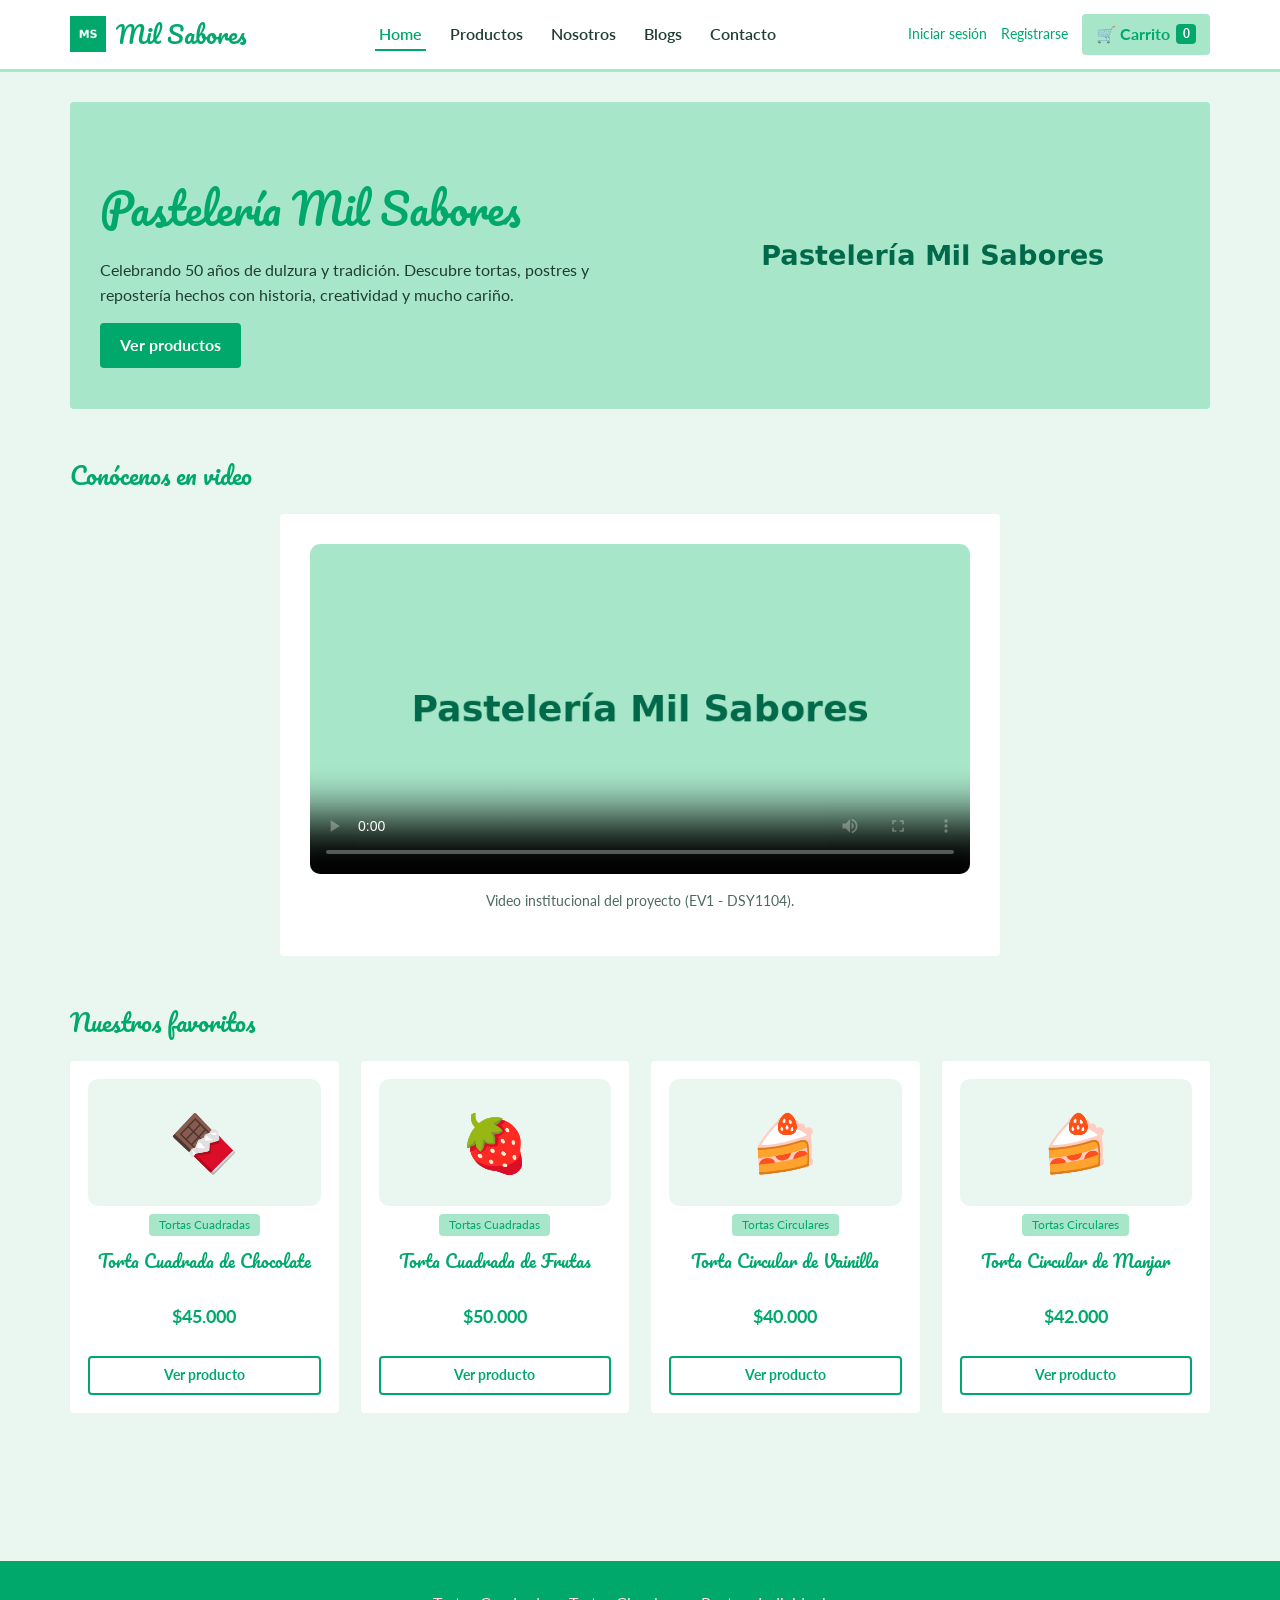
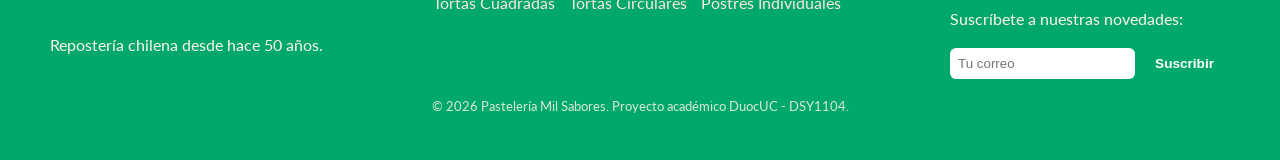
<file: index.html>
<!DOCTYPE html>
<html lang="es">
<head>
<meta charset="UTF-8">
<meta name="viewport" content="width=device-width, initial-scale=1.0">
<title>Pastelería Mil Sabores | Inicio</title>
<link rel="preconnect" href="https://fonts.googleapis.com">
<link href="https://fonts.googleapis.com/css2?family=Lato:wght@400;700&family=Pacifico&display=swap" rel="stylesheet">
<link rel="stylesheet" href="css/style.css">
</head>
<body>

<header class="site-header">
  <nav class="nav-container">
    <a href="index.html" class="logo">
      <img src="img/logo.png" alt="Logo Pastelería Mil Sabores" style="width:36px; height:36px;">
      <span class="logo-texto">Mil Sabores</span>
    </a>
    <ul class="nav-links">
      <li><a href="index.html" class="activo">Home</a></li>
      <li><a href="productos.html">Productos</a></li>
      <li><a href="nosotros.html">Nosotros</a></li>
      <li><a href="blogs.html">Blogs</a></li>
      <li><a href="contacto.html">Contacto</a></li>
    </ul>
    <div class="nav-acciones">
      <a href="login.html" class="enlace-secundario">Iniciar sesión</a>
      <a href="registro.html" class="enlace-secundario">Registrarse</a>
      <a href="carrito.html" class="carrito-link">🛒 Carrito <span class="carrito-contador">0</span></a>
    </div>
  </nav>
</header>

<main>
  <section class="hero">
    <div class="hero-texto">
      <h1>Pastelería Mil Sabores</h1>
      <p>Celebrando 50 años de dulzura y tradición. Descubre tortas, postres y repostería hechos con historia,
        creatividad y mucho cariño.</p>
      <a href="productos.html" class="btn btn-primario">Ver productos</a>
    </div>
    <div class="hero-imagen">
      <img src="img/hero-banner.png" alt="Torta especial de Pastelería Mil Sabores" style="border-radius: var(--radio-borde); box-shadow: var(--sombra);">
    </div>
  </section>

  <section>
    <h2>Conócenos en video</h2>
    <div class="tarjeta-formulario" style="max-width:720px;">
      <video controls poster="img/hero-banner.png" style="width:100%; border-radius: 10px;">
        <source src="img/video-institucional.mp4" type="video/mp4">
        Tu navegador no soporta video HTML5.
      </video>
      <p style="text-align:center; margin-top:10px; font-size:0.85rem; color: var(--color-texto-secundario);">
        Video institucional del proyecto (EV1 - DSY1104).
      </p>
    </div>
  </section>

  <section>
    <h2>Nuestros favoritos</h2>
    <div id="grilla-destacados" class="grilla-productos"></div>
  </section>
</main>

<footer class="site-footer">
  <div class="footer-container">
    <div>
      <strong class="logo-texto">Mil Sabores</strong>
      <p>Repostería chilena desde hace 50 años.</p>
    </div>
    <div class="categorias-footer">
      <a href="productos.html">Tortas Cuadradas</a>
      <a href="productos.html">Tortas Circulares</a>
      <a href="productos.html">Postres Individuales</a>
    </div>
    <div>
      <p>Suscríbete a nuestras novedades:</p>
      <form onsubmit="event.preventDefault(); alert('¡Gracias por suscribirte!');">
        <input type="email" placeholder="Tu correo" required style="padding:8px;border-radius:6px;border:none;">
        <button class="btn btn-primario btn-pequeno" type="submit">Suscribir</button>
      </form>
    </div>
  </div>
  <p class="footer-copy">© 2026 Pastelería Mil Sabores. Proyecto académico DuocUC - DSY1104.</p>
</footer>

<script src="js/productos-data.js"></script>
<script src="js/carrito.js"></script>
<script>
  function renderizarDestacados() {
    const productos = obtenerProductos().slice(0, 4);
    const contenedor = document.getElementById("grilla-destacados");
    contenedor.innerHTML = productos.map(p => `
      <article class="tarjeta-producto">
        <div class="imagen-producto">${p.imagen}</div>
        <span class="categoria-tag">${p.categoria}</span>
        <h3>${p.nombre}</h3>
        <p class="precio">${formatearCLP(p.precio)}</p>
        <a href="producto-detalle.html?codigo=${p.codigo}" class="btn btn-secundario btn-pequeno">Ver producto</a>
      </article>
    `).join("");
  }
  renderizarDestacados();
</script>
</body>
</html>
</file>
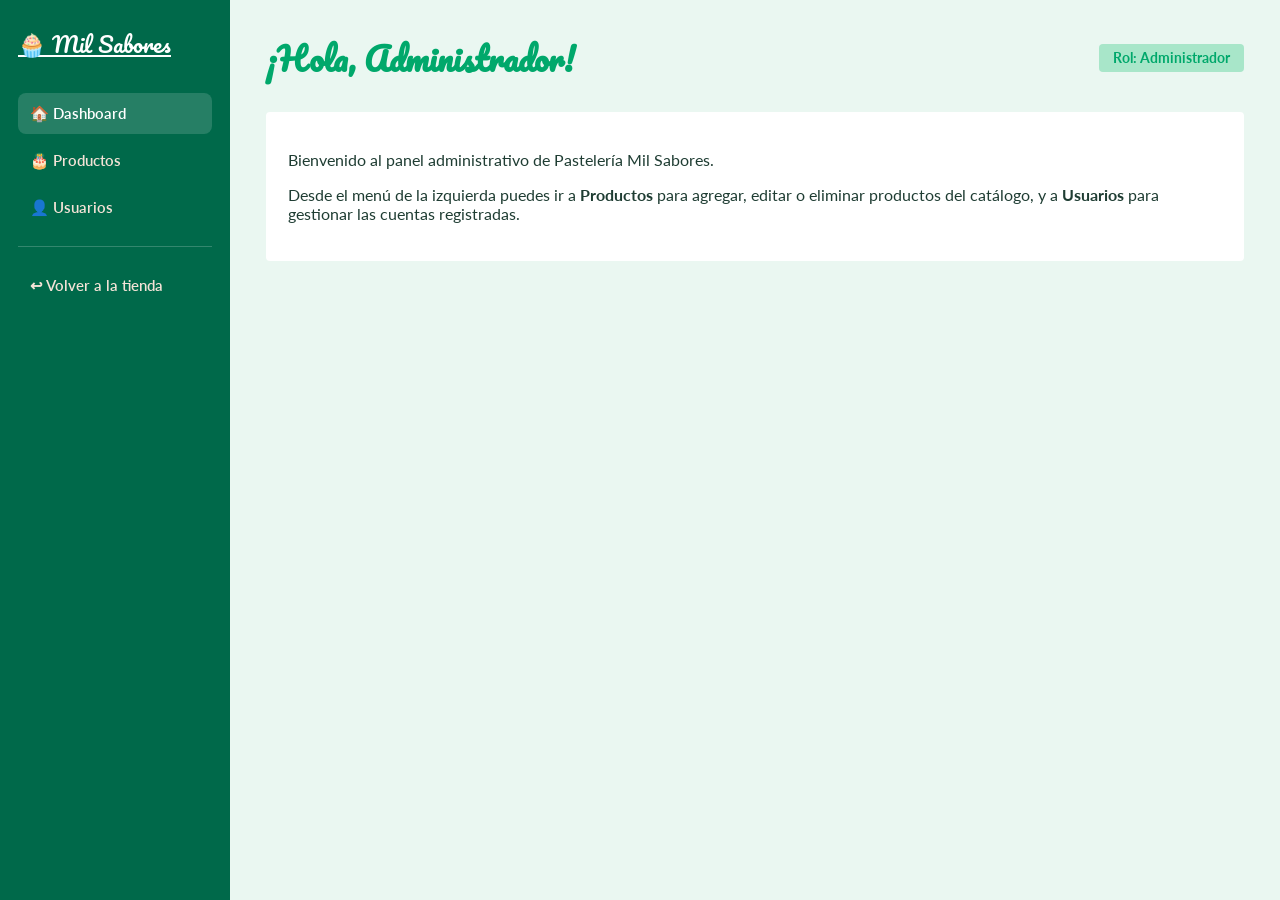
<file: admin/index.html>
<!DOCTYPE html>
<html lang="es">
<head>
<meta charset="UTF-8">
<meta name="viewport" content="width=device-width, initial-scale=1.0">
<title>Administrador | Pastelería Mil Sabores</title>
<link href="https://fonts.googleapis.com/css2?family=Lato:wght@400;700&family=Pacifico&display=swap" rel="stylesheet">
<link rel="stylesheet" href="css/admin.css">
</head>
<body>

<aside class="admin-sidebar">
  <a href="index.html" class="logo-admin">🧁 Mil Sabores</a>
  <nav>
    <a href="index.html" class="activo">🏠 Dashboard</a>
    <a href="productos.html">🎂 Productos</a>
    <a href="usuarios.html">👤 Usuarios</a>
    <div class="separador"></div>
    <a href="../index.html">↩ Volver a la tienda</a>
  </nav>
</aside>

<main class="admin-main">
  <div class="admin-topbar">
    <h1>¡Hola, Administrador!</h1>
    <span class="chip-rol">Rol: Administrador</span>
  </div>

  <div class="admin-card">
    <p>Bienvenido al panel administrativo de Pastelería Mil Sabores.</p>
    <p>Desde el menú de la izquierda puedes ir a <strong>Productos</strong> para
      agregar, editar o eliminar productos del catálogo, y a
      <strong>Usuarios</strong> para gestionar las cuentas registradas.</p>
  </div>
</main>
</body>
</html>
</file>
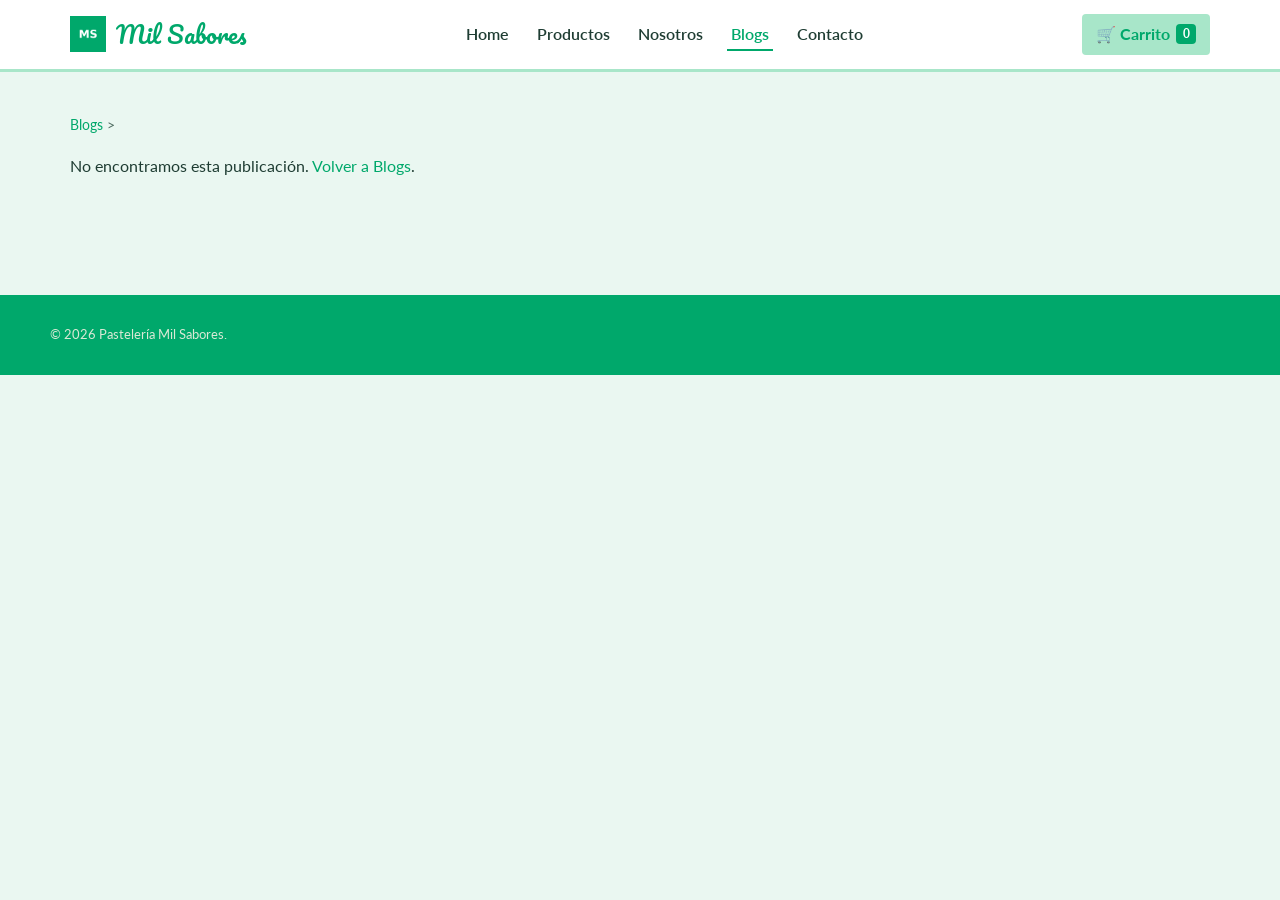
<file: blog-detalle.html>
<!DOCTYPE html>
<html lang="es">
<head>
<meta charset="UTF-8">
<meta name="viewport" content="width=device-width, initial-scale=1.0">
<title>Pastelería Mil Sabores | Detalle del blog</title>
<link href="https://fonts.googleapis.com/css2?family=Lato:wght@400;700&family=Pacifico&display=swap" rel="stylesheet">
<link rel="stylesheet" href="css/style.css">
</head>
<body>

<header class="site-header">
  <nav class="nav-container">
    <a href="index.html" class="logo"><img src="img/logo.png" alt="Logo Pastelería Mil Sabores" style="width:36px; height:36px;"><span class="logo-texto">Mil Sabores</span></a>
    <ul class="nav-links">
      <li><a href="index.html">Home</a></li>
      <li><a href="productos.html">Productos</a></li>
      <li><a href="nosotros.html">Nosotros</a></li>
      <li><a href="blogs.html" class="activo">Blogs</a></li>
      <li><a href="contacto.html">Contacto</a></li>
    </ul>
    <div class="nav-acciones">
      <a href="carrito.html" class="carrito-link">🛒 Carrito <span class="carrito-contador">0</span></a>
    </div>
  </nav>
</header>

<main>
  <p class="breadcrumb"><a href="blogs.html">Blogs</a> &gt; <span id="breadcrumb-blog"></span></p>
  <div id="contenido-blog"></div>
</main>

<footer class="site-footer">
  <div class="footer-container"><p class="footer-copy" style="margin:0;">© 2026 Pastelería Mil Sabores.</p></div>
</footer>

<script src="js/carrito.js"></script>
<script>
  const BLOGS = {
    "1": {
      icono: "🏆",
      titulo: "La torta más grande del mundo",
      cuerpo: `En 1995, Pastelería 1000 Sabores participó en la creación de la torta más grande del mundo,
        un proyecto que reunió a decenas de reposteros y que quedó registrado en el libro Guinness de los
        récords. Durante semanas se planificó cada detalle: la estructura, los ingredientes en cantidades
        industriales y la logística para transportar y exhibir la creación. Este hito no solo puso a nuestra
        pastelería en el mapa, sino que además consolidó nuestra filosofía: no hay límite para la creatividad
        cuando se trabaja con pasión. Hoy, cada torta que sale de nuestro obrador lleva un poco de esa misma
        ambición y cuidado por el detalle.`
    },
    "2": {
      icono: "🎉",
      titulo: "50 años endulzando Chile",
      cuerpo: `Durante cinco décadas, Pastelería 1000 Sabores ha acompañado cumpleaños, matrimonios y
        celebraciones familiares en todo Chile. Nuestra receta original de manjar casero nació en una pequeña
        cocina familiar y, con el tiempo, se transformó en el sello que hoy nos identifica. En este aniversario
        queremos agradecer a cada cliente que confió en nosotros para hacer más dulces sus momentos especiales,
        y reafirmar nuestro compromiso de seguir innovando sin perder la tradición que nos dio origen.`
    }
  };

  const params = new URLSearchParams(window.location.search);
  const id = params.get("id");
  const blog = BLOGS[id];
  const contenedor = document.getElementById("contenido-blog");

  if (!blog) {
    contenedor.innerHTML = "<p>No encontramos esta publicación. <a href='blogs.html'>Volver a Blogs</a>.</p>";
  } else {
    document.title = `Pastelería Mil Sabores | ${blog.titulo}`;
    document.getElementById("breadcrumb-blog").textContent = blog.titulo;
    contenedor.innerHTML = `
      <div style="text-align:center; font-size:5rem;">${blog.icono}</div>
      <h1>${blog.titulo}</h1>
      <p>${blog.cuerpo}</p>
      <a href="blogs.html" class="btn btn-secundario">Volver a Blogs</a>
    `;
  }
</script>
</body>
</html>
</file>
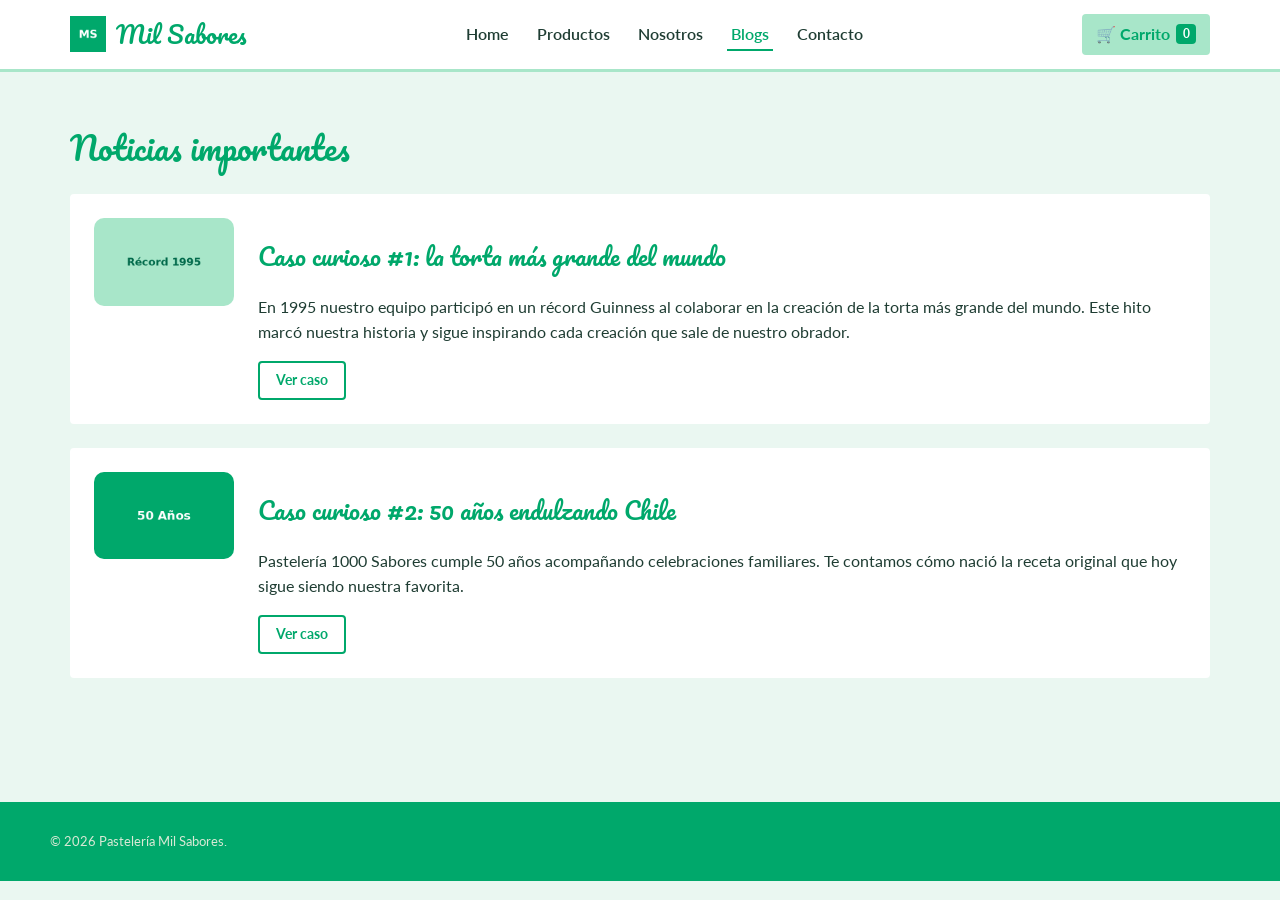
<file: blogs.html>
<!DOCTYPE html>
<html lang="es">
<head>
<meta charset="UTF-8">
<meta name="viewport" content="width=device-width, initial-scale=1.0">
<title>Pastelería Mil Sabores | Blogs</title>
<link href="https://fonts.googleapis.com/css2?family=Lato:wght@400;700&family=Pacifico&display=swap" rel="stylesheet">
<link rel="stylesheet" href="css/style.css">
</head>
<body>

<header class="site-header">
  <nav class="nav-container">
    <a href="index.html" class="logo"><img src="img/logo.png" alt="Logo Pastelería Mil Sabores" style="width:36px; height:36px;"><span class="logo-texto">Mil Sabores</span></a>
    <ul class="nav-links">
      <li><a href="index.html">Home</a></li>
      <li><a href="productos.html">Productos</a></li>
      <li><a href="nosotros.html">Nosotros</a></li>
      <li><a href="blogs.html" class="activo">Blogs</a></li>
      <li><a href="contacto.html">Contacto</a></li>
    </ul>
    <div class="nav-acciones">
      <a href="carrito.html" class="carrito-link">🛒 Carrito <span class="carrito-contador">0</span></a>
    </div>
  </nav>
</header>

<main>
  <h1>Noticias importantes</h1>

  <article class="tarjeta-blog">
    <div class="imagen-blog"><img src="img/blog-torta-record.png" alt="Récord Guinness 1995" style="border-radius:10px; width:140px;"></div>
    <div class="contenido-blog">
      <h2>Caso curioso #1: la torta más grande del mundo</h2>
      <p>En 1995 nuestro equipo participó en un récord Guinness al colaborar en la creación de la torta más
        grande del mundo. Este hito marcó nuestra historia y sigue inspirando cada creación que sale de
        nuestro obrador.</p>
      <a href="blog-detalle.html?id=1" class="btn btn-secundario btn-pequeno">Ver caso</a>
    </div>
  </article>

  <article class="tarjeta-blog">
    <div class="imagen-blog"><img src="img/blog-aniversario.png" alt="50° Aniversario" style="border-radius:10px; width:140px;"></div>
    <div class="contenido-blog">
      <h2>Caso curioso #2: 50 años endulzando Chile</h2>
      <p>Pastelería 1000 Sabores cumple 50 años acompañando celebraciones familiares. Te contamos cómo
        nació la receta original que hoy sigue siendo nuestra favorita.</p>
      <a href="blog-detalle.html?id=2" class="btn btn-secundario btn-pequeno">Ver caso</a>
    </div>
  </article>
</main>

<footer class="site-footer">
  <div class="footer-container"><p class="footer-copy" style="margin:0;">© 2026 Pastelería Mil Sabores.</p></div>
</footer>

<script src="js/carrito.js"></script>
</body>
</html>
</file>
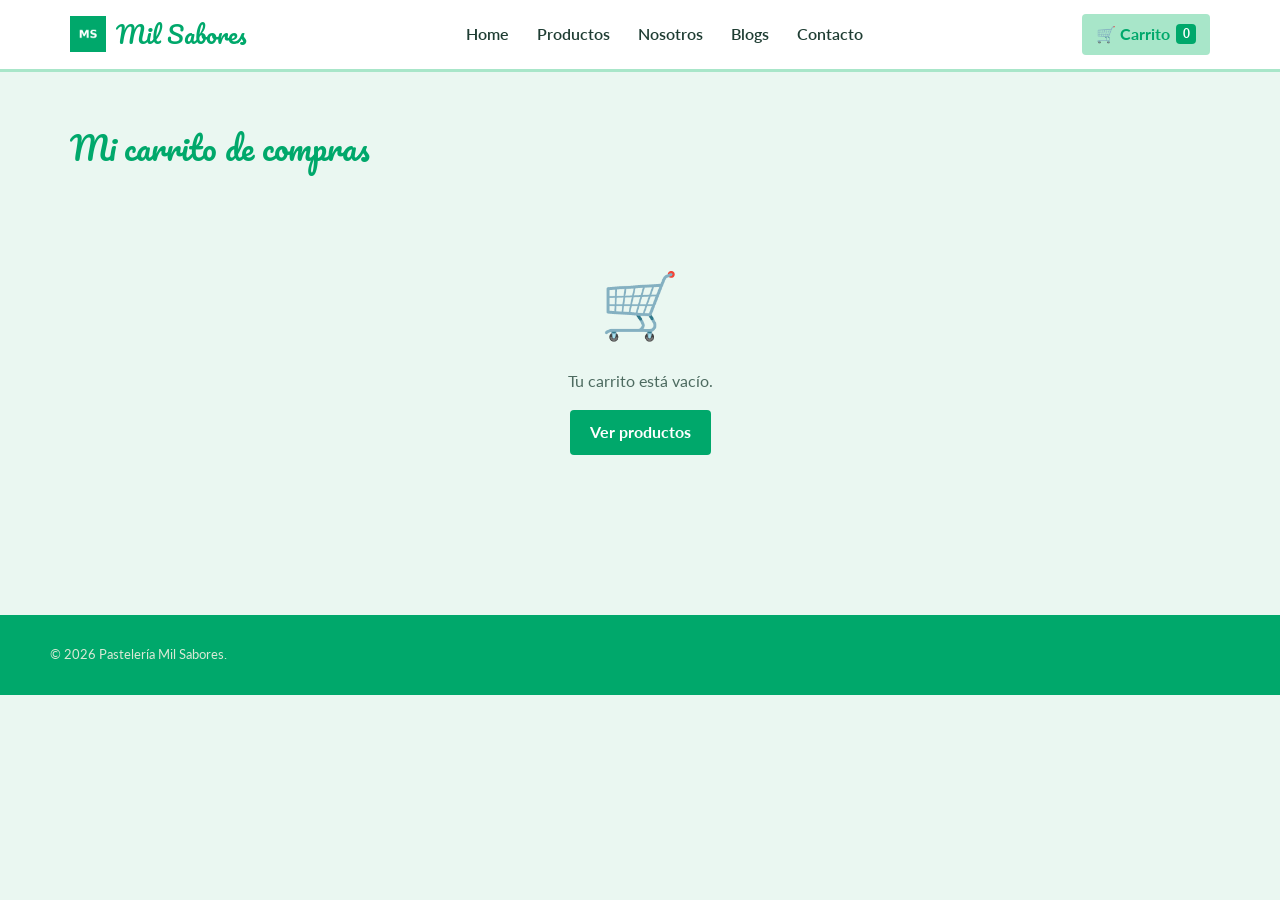
<file: carrito.html>
<!DOCTYPE html>
<html lang="es">
<head>
<meta charset="UTF-8">
<meta name="viewport" content="width=device-width, initial-scale=1.0">
<title>Pastelería Mil Sabores | Mi carrito</title>
<link href="https://fonts.googleapis.com/css2?family=Lato:wght@400;700&family=Pacifico&display=swap" rel="stylesheet">
<link rel="stylesheet" href="css/style.css">
</head>
<body>

<header class="site-header">
  <nav class="nav-container">
    <a href="index.html" class="logo"><img src="img/logo.png" alt="Logo Pastelería Mil Sabores" style="width:36px; height:36px;"><span class="logo-texto">Mil Sabores</span></a>
    <ul class="nav-links">
      <li><a href="index.html">Home</a></li>
      <li><a href="productos.html">Productos</a></li>
      <li><a href="nosotros.html">Nosotros</a></li>
      <li><a href="blogs.html">Blogs</a></li>
      <li><a href="contacto.html">Contacto</a></li>
    </ul>
    <div class="nav-acciones">
      <a href="carrito.html" class="carrito-link">🛒 Carrito <span class="carrito-contador">0</span></a>
    </div>
  </nav>
</header>

<main>
  <h1>Mi carrito de compras</h1>
  <div id="contenido-carrito"></div>
</main>

<footer class="site-footer">
  <div class="footer-container">
    <p class="footer-copy" style="margin:0;">© 2026 Pastelería Mil Sabores.</p>
  </div>
</footer>

<script src="js/productos-data.js"></script>
<script src="js/carrito.js"></script>
<script>
  function renderizarCarrito() {
    const carrito = obtenerCarrito();
    const contenedor = document.getElementById("contenido-carrito");

    if (carrito.length === 0) {
      contenedor.innerHTML = `
        <div class="carrito-vacio">
          <div class="icono-grande">🛒</div>
          <p>Tu carrito está vacío.</p>
          <a href="productos.html" class="btn btn-primario">Ver productos</a>
        </div>`;
      return;
    }

    const filas = carrito.map(item => `
      <tr>
        <td>
          <div class="item-producto">
            <span class="icono">${item.imagen}</span>
            <span>${item.nombre}</span>
          </div>
        </td>
        <td>${formatearCLP(item.precio)}</td>
        <td>
          <div class="control-cantidad">
            <button onclick="cambiarCantidad('${item.codigo}', ${item.cantidad - 1})">−</button>
            <span>${item.cantidad}</span>
            <button onclick="cambiarCantidad('${item.codigo}', ${item.cantidad + 1})">+</button>
          </div>
        </td>
        <td>${formatearCLP(item.precio * item.cantidad)}</td>
        <td><button class="btn btn-peligro btn-pequeno" onclick="eliminarDelCarrito('${item.codigo}')">Eliminar</button></td>
      </tr>
    `).join("");

    contenedor.innerHTML = `
      <table class="tabla-carrito">
        <thead>
          <tr><th>Producto</th><th>Precio</th><th>Cantidad</th><th>Subtotal</th><th></th></tr>
        </thead>
        <tbody>${filas}</tbody>
      </table>

      <div class="resumen-carrito">
        <div class="total"><span>Total:</span><span>${formatearCLP(totalCarrito())}</span></div>
        <button class="btn btn-primario btn-bloque" onclick="pagar()">Pagar</button>
        <button class="btn btn-secundario btn-bloque" style="margin-top:10px;" onclick="vaciarCarrito()">Vaciar carrito</button>
      </div>
    `;
  }

  function cambiarCantidad(codigo, nuevaCantidad) {
    actualizarCantidad(codigo, nuevaCantidad);
  }

  function pagar() {
    alert("Esta es una simulación de pago para la Evaluación 1. La pasarela de pago real se implementará en una etapa posterior del proyecto.");
  }

  renderizarCarrito();
</script>
</body>
</html>
</file>
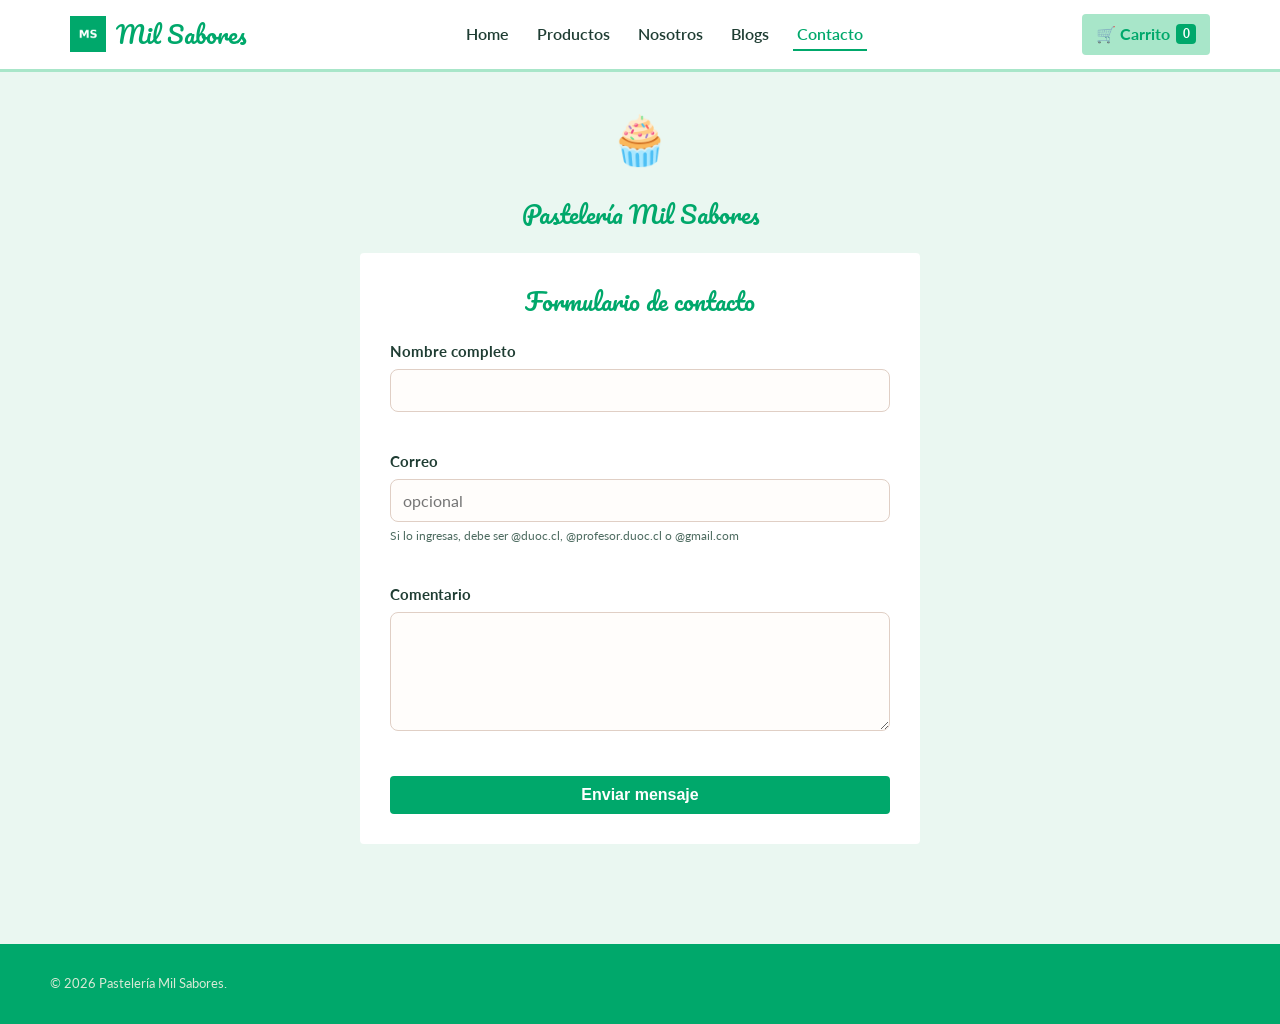
<file: contacto.html>
<!DOCTYPE html>
<html lang="es">
<head>
<meta charset="UTF-8">
<meta name="viewport" content="width=device-width, initial-scale=1.0">
<title>Pastelería Mil Sabores | Contacto</title>
<link href="https://fonts.googleapis.com/css2?family=Lato:wght@400;700&family=Pacifico&display=swap" rel="stylesheet">
<link rel="stylesheet" href="css/style.css">
</head>
<body>

<header class="site-header">
  <nav class="nav-container">
    <a href="index.html" class="logo"><img src="img/logo.png" alt="Logo Pastelería Mil Sabores" style="width:36px; height:36px;"><span class="logo-texto">Mil Sabores</span></a>
    <ul class="nav-links">
      <li><a href="index.html">Home</a></li>
      <li><a href="productos.html">Productos</a></li>
      <li><a href="nosotros.html">Nosotros</a></li>
      <li><a href="blogs.html">Blogs</a></li>
      <li><a href="contacto.html" class="activo">Contacto</a></li>
    </ul>
    <div class="nav-acciones">
      <a href="carrito.html" class="carrito-link">🛒 Carrito <span class="carrito-contador">0</span></a>
    </div>
  </nav>
</header>

<main>
  <div style="text-align:center;">
    <span style="font-size:3rem;">🧁</span>
    <h2>Pastelería Mil Sabores</h2>
  </div>

  <div class="tarjeta-formulario">
    <h2>Formulario de contacto</h2>
    <div id="mensaje-form" class="mensaje-formulario"></div>

    <form id="form-contacto" novalidate>
      <div class="campo">
        <label for="nombre">Nombre completo</label>
        <input type="text" id="nombre" maxlength="100">
        <span class="error-mensaje" id="nombre-error"></span>
      </div>

      <div class="campo">
        <label for="correo">Correo</label>
        <input type="text" id="correo" maxlength="100" placeholder="opcional">
        <span class="ayuda">Si lo ingresas, debe ser @duoc.cl, @profesor.duoc.cl o @gmail.com</span>
        <span class="error-mensaje" id="correo-error"></span>
      </div>

      <div class="campo">
        <label for="comentario">Comentario</label>
        <textarea id="comentario" rows="5" maxlength="500"></textarea>
        <span class="error-mensaje" id="comentario-error"></span>
      </div>

      <button type="submit" class="btn btn-primario btn-bloque">Enviar mensaje</button>
    </form>
  </div>
</main>

<footer class="site-footer">
  <div class="footer-container"><p class="footer-copy" style="margin:0;">© 2026 Pastelería Mil Sabores.</p></div>
</footer>

<script src="js/carrito.js"></script>
<script src="js/validaciones.js"></script>
<script>
  const form = document.getElementById("form-contacto");

  form.addEventListener("submit", function(e) {
    e.preventDefault();
    var ok = true;

    var comentario = document.getElementById("comentario").value.trim();
    if (comentario == "") {
      mostrarError("comentario", "El comentario es obligatorio.");
      ok = false;
    } else if (comentario.length > 500) {
      mostrarError("comentario", "Máximo 500 caracteres.");
      ok = false;
    } else {
      limpiarError("comentario");
    }

    var nombre = document.getElementById("nombre").value.trim();
    if (nombre == "") {
      mostrarError("nombre", "El nombre es obligatorio.");
      ok = false;
    } else if (nombre.length > 100) {
      mostrarError("nombre", "Máximo 100 caracteres.");
      ok = false;
    } else {
      limpiarError("nombre");
    }

    var correo = document.getElementById("correo").value.trim();
    if (correo != "") {
      if (correo.length > 100 || !formatoCorreoValido(correo)) {
        mostrarError("correo", "Ingresa un correo válido.");
        ok = false;
      } else if (!dominioCorreoPermitido(correo)) {
        mostrarError("correo", "Solo se aceptan correos @duoc.cl, @profesor.duoc.cl o @gmail.com.");
        ok = false;
      } else {
        limpiarError("correo");
      }
    } else {
      limpiarError("correo");
    }

    if (ok) {
      mostrarMensajeFormulario("mensaje-form", "¡Gracias! Recibimos tu mensaje y te contactaremos pronto.", "exito");
      form.reset();
    } else {
      mostrarMensajeFormulario("mensaje-form", "Revisa los campos marcados en rojo.", "error");
    }
  });
</script>
</body>
</html>
</file>
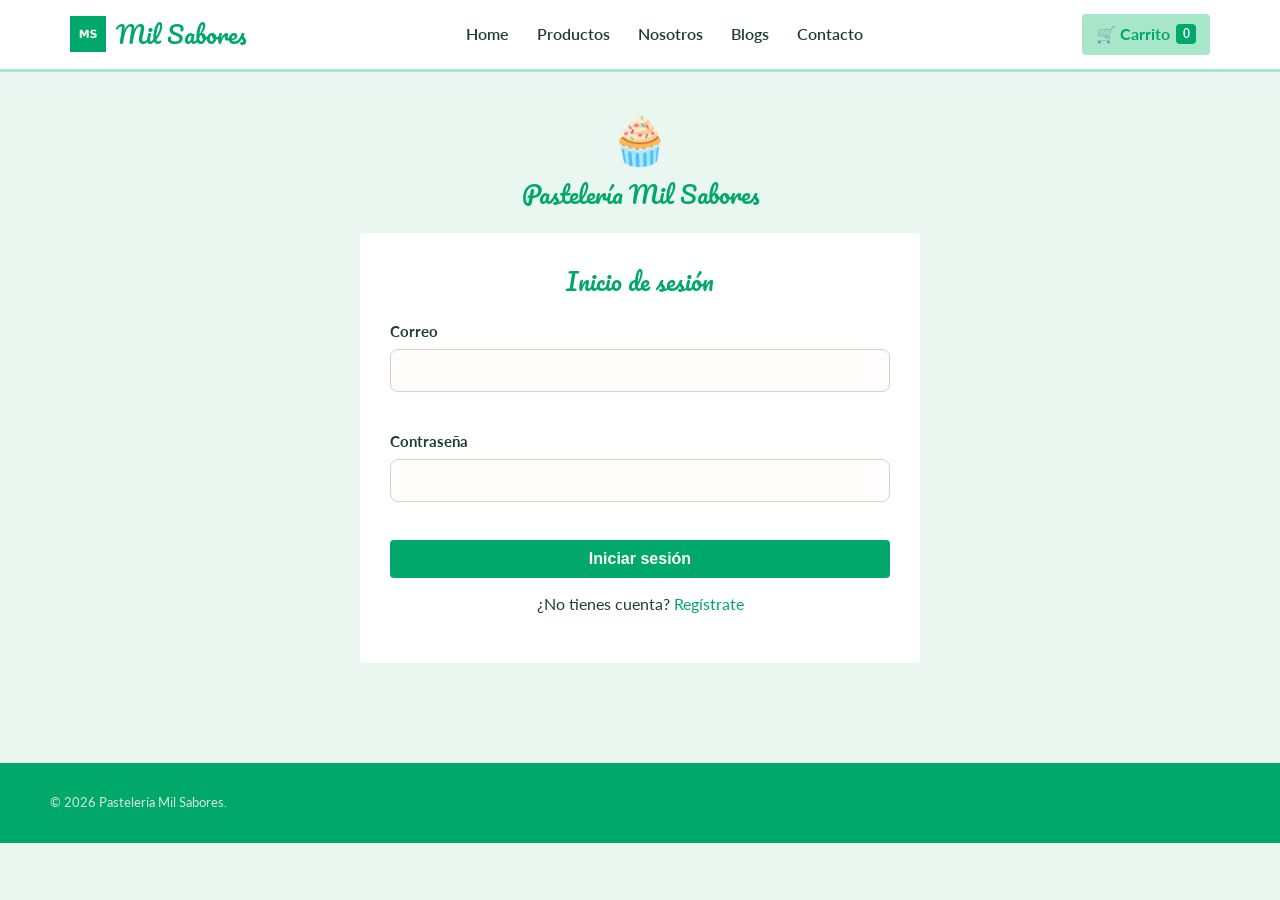
<file: login.html>
<!DOCTYPE html>
<html lang="es">
<head>
<meta charset="UTF-8">
<meta name="viewport" content="width=device-width, initial-scale=1.0">
<title>Pastelería Mil Sabores | Iniciar sesión</title>
<link href="https://fonts.googleapis.com/css2?family=Lato:wght@400;700&family=Pacifico&display=swap" rel="stylesheet">
<link rel="stylesheet" href="css/style.css">
</head>
<body>

<header class="site-header">
  <nav class="nav-container">
    <a href="index.html" class="logo"><img src="img/logo.png" alt="Logo Pastelería Mil Sabores" style="width:36px; height:36px;"><span class="logo-texto">Mil Sabores</span></a>
    <ul class="nav-links">
      <li><a href="index.html">Home</a></li>
      <li><a href="productos.html">Productos</a></li>
      <li><a href="nosotros.html">Nosotros</a></li>
      <li><a href="blogs.html">Blogs</a></li>
      <li><a href="contacto.html">Contacto</a></li>
    </ul>
    <div class="nav-acciones">
      <a href="carrito.html" class="carrito-link">🛒 Carrito <span class="carrito-contador">0</span></a>
    </div>
  </nav>
</header>

<main>
  <div style="text-align:center; margin-bottom: 10px;">
    <span style="font-size:3rem;">🧁</span>
    <h2 style="margin-top:0;">Pastelería Mil Sabores</h2>
  </div>

  <div class="tarjeta-formulario">
    <h2>Inicio de sesión</h2>
    <div id="mensaje-form" class="mensaje-formulario"></div>

    <form id="form-login" novalidate>
      <div class="campo">
        <label for="correo">Correo</label>
        <input type="text" id="correo" maxlength="100">
        <span class="error-mensaje" id="correo-error"></span>
      </div>

      <div class="campo">
        <label for="clave">Contraseña</label>
        <input type="password" id="clave" maxlength="10">
        <span class="error-mensaje" id="clave-error"></span>
      </div>

      <button type="submit" class="btn btn-primario btn-bloque">Iniciar sesión</button>
      <p style="text-align:center;margin-top:14px;">¿No tienes cuenta? <a href="registro.html">Regístrate</a></p>
    </form>
  </div>
</main>

<footer class="site-footer">
  <div class="footer-container"><p class="footer-copy" style="margin:0;">© 2026 Pastelería Mil Sabores.</p></div>
</footer>

<script src="js/carrito.js"></script>
<script src="js/validaciones.js"></script>
<script>
  const form = document.getElementById("form-login");

  form.addEventListener("submit", (e) => {
    e.preventDefault();
    let esValido = true;

    const clave = document.getElementById("clave").value;
    if (clave == "") {
      mostrarError("clave", "La contraseña es obligatoria.");
      esValido = false;
    } else if (clave.length < 4 || clave.length > 10) {
      mostrarError("clave", "Debe tener entre 4 y 10 caracteres.");
      esValido = false;
    } else {
      limpiarError("clave");
    }

    const correo = document.getElementById("correo").value.trim();
    if (correo == "") {
      mostrarError("correo", "El correo es obligatorio.");
      esValido = false;
    } else if (correo.length > 100 || !formatoCorreoValido(correo)) {
      mostrarError("correo", "Ingresa un correo válido.");
      esValido = false;
    } else if (!dominioCorreoPermitido(correo)) {
      mostrarError("correo", "Solo se aceptan correos @duoc.cl, @profesor.duoc.cl o @gmail.com.");
      esValido = false;
    } else {
      limpiarError("correo");
    }

    if (esValido) {
      mostrarMensajeFormulario("mensaje-form", "Inicio de sesión simulado correctamente (EV1 no requiere autenticación real).", "exito");
    } else {
      mostrarMensajeFormulario("mensaje-form", "Revisa los campos marcados en rojo.", "error");
    }
  });
</script>
</body>
</html>
</file>
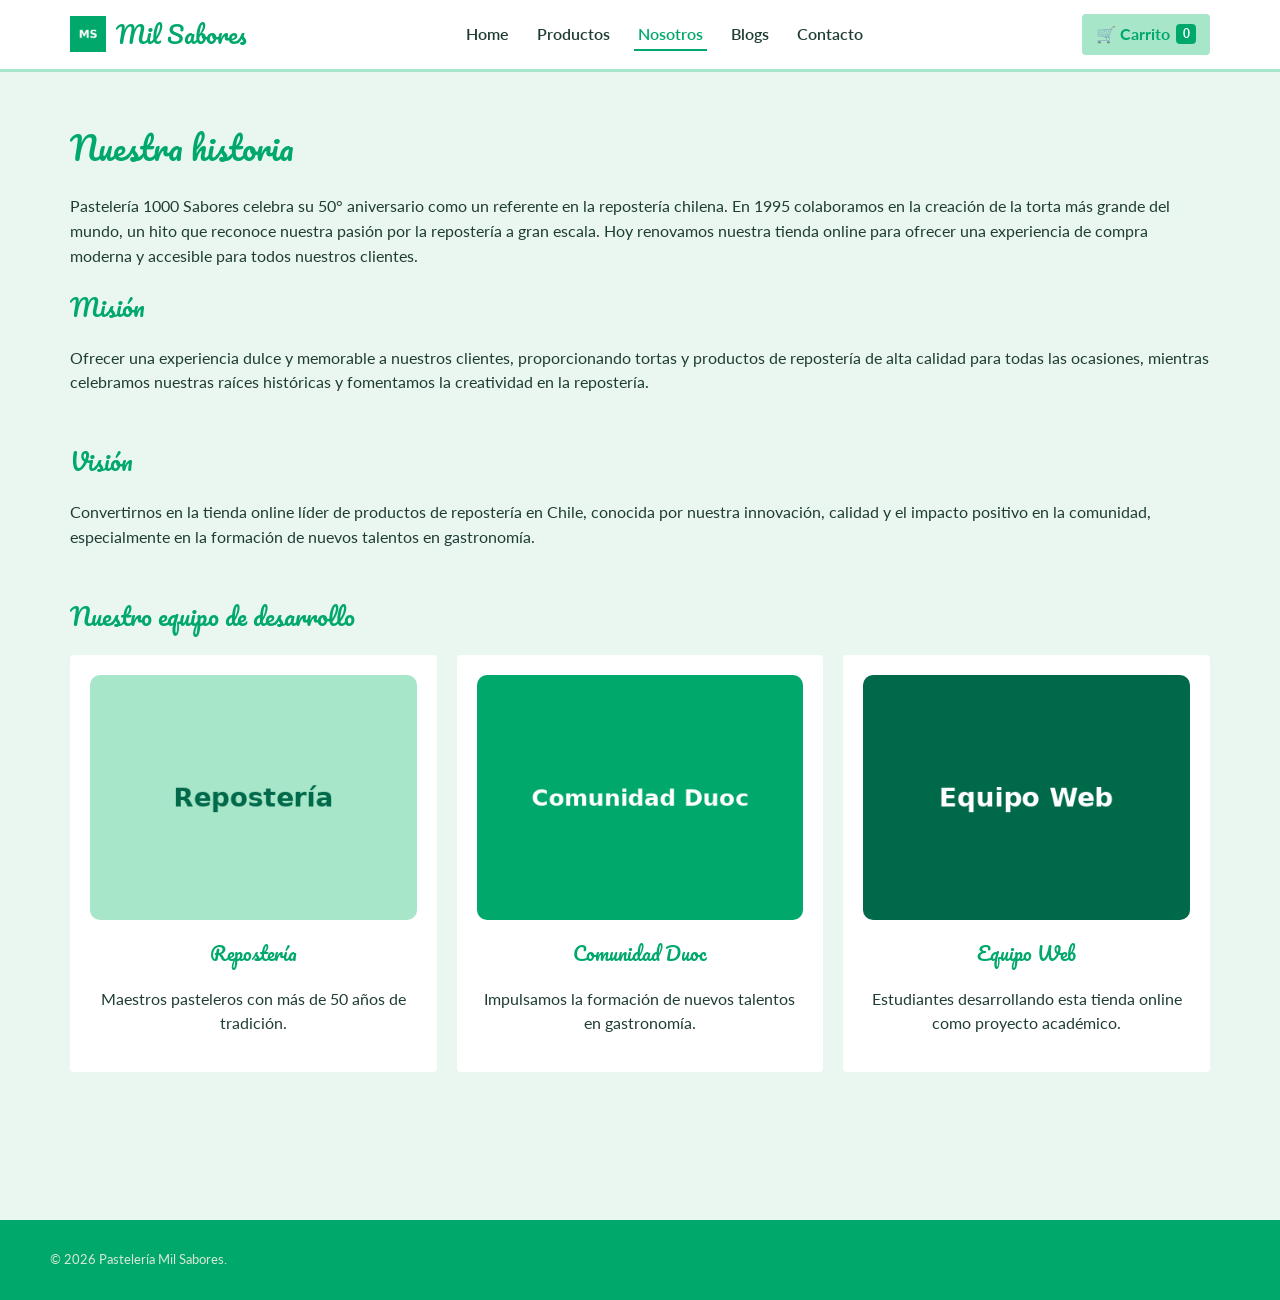
<file: nosotros.html>
<!DOCTYPE html>
<html lang="es">
<head>
<meta charset="UTF-8">
<meta name="viewport" content="width=device-width, initial-scale=1.0">
<title>Pastelería Mil Sabores | Nosotros</title>
<link href="https://fonts.googleapis.com/css2?family=Lato:wght@400;700&family=Pacifico&display=swap" rel="stylesheet">
<link rel="stylesheet" href="css/style.css">
</head>
<body>

<header class="site-header">
  <nav class="nav-container">
    <a href="index.html" class="logo"><img src="img/logo.png" alt="Logo Pastelería Mil Sabores" style="width:36px; height:36px;"><span class="logo-texto">Mil Sabores</span></a>
    <ul class="nav-links">
      <li><a href="index.html">Home</a></li>
      <li><a href="productos.html">Productos</a></li>
      <li><a href="nosotros.html" class="activo">Nosotros</a></li>
      <li><a href="blogs.html">Blogs</a></li>
      <li><a href="contacto.html">Contacto</a></li>
    </ul>
    <div class="nav-acciones">
      <a href="carrito.html" class="carrito-link">🛒 Carrito <span class="carrito-contador">0</span></a>
    </div>
  </nav>
</header>

<main>
  <h1>Nuestra historia</h1>
  <p>Pastelería 1000 Sabores celebra su 50° aniversario como un referente en la repostería chilena. En 1995
    colaboramos en la creación de la torta más grande del mundo, un hito que reconoce nuestra pasión por la
    repostería a gran escala. Hoy renovamos nuestra tienda online para ofrecer una experiencia de compra
    moderna y accesible para todos nuestros clientes.</p>

  <section>
    <h2>Misión</h2>
    <p>Ofrecer una experiencia dulce y memorable a nuestros clientes, proporcionando tortas y productos de
      repostería de alta calidad para todas las ocasiones, mientras celebramos nuestras raíces históricas y
      fomentamos la creatividad en la repostería.</p>
  </section>

  <section>
    <h2>Visión</h2>
    <p>Convertirnos en la tienda online líder de productos de repostería en Chile, conocida por nuestra
      innovación, calidad y el impacto positivo en la comunidad, especialmente en la formación de nuevos
      talentos en gastronomía.</p>
  </section>

  <section>
    <h2>Nuestro equipo de desarrollo</h2>
    <div class="grid-equipo">
      <div class="tarjeta-simple">
        <img src="img/equipo-reposteria.png" alt="Equipo de repostería" style="border-radius:10px; margin-bottom:10px;">
        <h3>Repostería</h3>
        <p>Maestros pasteleros con más de 50 años de tradición.</p>
      </div>
      <div class="tarjeta-simple">
        <img src="img/equipo-duoc.png" alt="Comunidad Duoc" style="border-radius:10px; margin-bottom:10px;">
        <h3>Comunidad Duoc</h3>
        <p>Impulsamos la formación de nuevos talentos en gastronomía.</p>
      </div>
      <div class="tarjeta-simple">
        <img src="img/equipo-web.png" alt="Equipo de desarrollo web" style="border-radius:10px; margin-bottom:10px;">
        <h3>Equipo Web</h3>
        <p>Estudiantes desarrollando esta tienda online como proyecto académico.</p>
      </div>
    </div>
  </section>
</main>

<footer class="site-footer">
  <div class="footer-container"><p class="footer-copy" style="margin:0;">© 2026 Pastelería Mil Sabores.</p></div>
</footer>

<script src="js/carrito.js"></script>
</body>
</html>
</file>
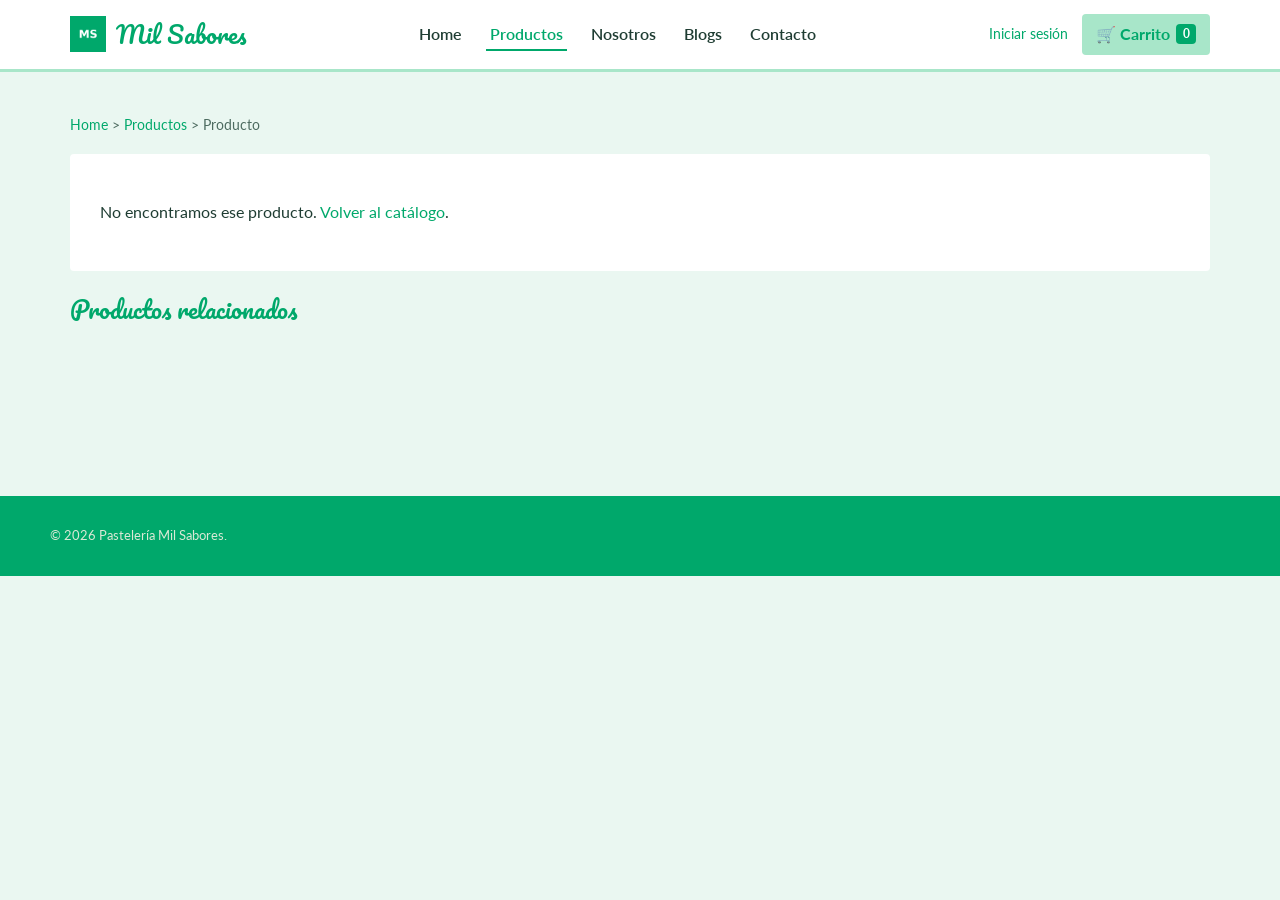
<file: producto-detalle.html>
<!DOCTYPE html>
<html lang="es">
<head>
<meta charset="UTF-8">
<meta name="viewport" content="width=device-width, initial-scale=1.0">
<title>Pastelería Mil Sabores | Detalle de producto</title>
<link href="https://fonts.googleapis.com/css2?family=Lato:wght@400;700&family=Pacifico&display=swap" rel="stylesheet">
<link rel="stylesheet" href="css/style.css">
</head>
<body>

<header class="site-header">
  <nav class="nav-container">
    <a href="index.html" class="logo"><img src="img/logo.png" alt="Logo Pastelería Mil Sabores" style="width:36px; height:36px;"><span class="logo-texto">Mil Sabores</span></a>
    <ul class="nav-links">
      <li><a href="index.html">Home</a></li>
      <li><a href="productos.html" class="activo">Productos</a></li>
      <li><a href="nosotros.html">Nosotros</a></li>
      <li><a href="blogs.html">Blogs</a></li>
      <li><a href="contacto.html">Contacto</a></li>
    </ul>
    <div class="nav-acciones">
      <a href="login.html" class="enlace-secundario">Iniciar sesión</a>
      <a href="carrito.html" class="carrito-link">🛒 Carrito <span class="carrito-contador">0</span></a>
    </div>
  </nav>
</header>

<main>
  <p class="breadcrumb"><a href="index.html">Home</a> &gt; <a href="productos.html">Productos</a> &gt; <span id="breadcrumb-producto">Producto</span></p>

  <div id="contenedor-detalle" class="detalle-producto"></div>

  <section>
    <h2>Productos relacionados</h2>
    <div id="grilla-relacionados" class="grilla-productos"></div>
  </section>
</main>

<footer class="site-footer">
  <div class="footer-container">
    <p class="footer-copy" style="margin:0;">© 2026 Pastelería Mil Sabores.</p>
  </div>
</footer>

<script src="js/productos-data.js"></script>
<script src="js/carrito.js"></script>
<script>
  const params = new URLSearchParams(window.location.search);
  const codigo = params.get("codigo");
  const producto = obtenerProductoPorCodigo(codigo);
  const contenedor = document.getElementById("contenedor-detalle");

  if (!producto) {
    contenedor.innerHTML = "<p>No encontramos ese producto. <a href='productos.html'>Volver al catálogo</a>.</p>";
  } else {
    document.title = `Pastelería Mil Sabores | ${producto.nombre}`;
    document.getElementById("breadcrumb-producto").textContent = producto.nombre;

    contenedor.innerHTML = `
      <div class="detalle-imagen">${producto.imagen}</div>
      <div class="detalle-info">
        <span class="categoria-tag">${producto.categoria}</span>
        <h1>${producto.nombre}</h1>
        <p class="precio">${formatearCLP(producto.precio)}</p>
        <p>${producto.descripcion}</p>
        <p><small>Stock disponible: ${producto.stock} unidades</small></p>

        <div class="selector-cantidad">
          <label for="cantidad">Cantidad:</label>
          <input type="number" id="cantidad" value="1" min="1" max="${producto.stock}">
        </div>

        <button class="btn btn-primario" id="btn-agregar">Añadir al carrito</button>
        <p id="mensaje-agregado" class="error-mensaje" style="color: var(--color-exito);"></p>
      </div>
    `;

    document.getElementById("btn-agregar").addEventListener("click", () => {
      const cantidad = parseInt(document.getElementById("cantidad").value, 10) || 1;
      const resultado = agregarAlCarrito(producto.codigo, cantidad);
      const mensajeEl = document.getElementById("mensaje-agregado");
      mensajeEl.style.color = resultado.ok ? "var(--color-exito)" : "var(--color-error)";
      mensajeEl.textContent = resultado.mensaje;
    });

    // Productos relacionados: misma categoría, excluyendo el actual
    const relacionados = obtenerProductos()
      .filter(p => p.categoria === producto.categoria && p.codigo !== producto.codigo)
      .slice(0, 4);

    document.getElementById("grilla-relacionados").innerHTML = relacionados.map(p => `
      <article class="tarjeta-producto">
        <a href="producto-detalle.html?codigo=${p.codigo}">
          <div class="imagen-producto">${p.imagen}</div>
          <h3>${p.nombre}</h3>
        </a>
        <p class="precio">${formatearCLP(p.precio)}</p>
      </article>
    `).join("") || "<p>No hay productos relacionados.</p>";
  }
</script>
</body>
</html>
</file>
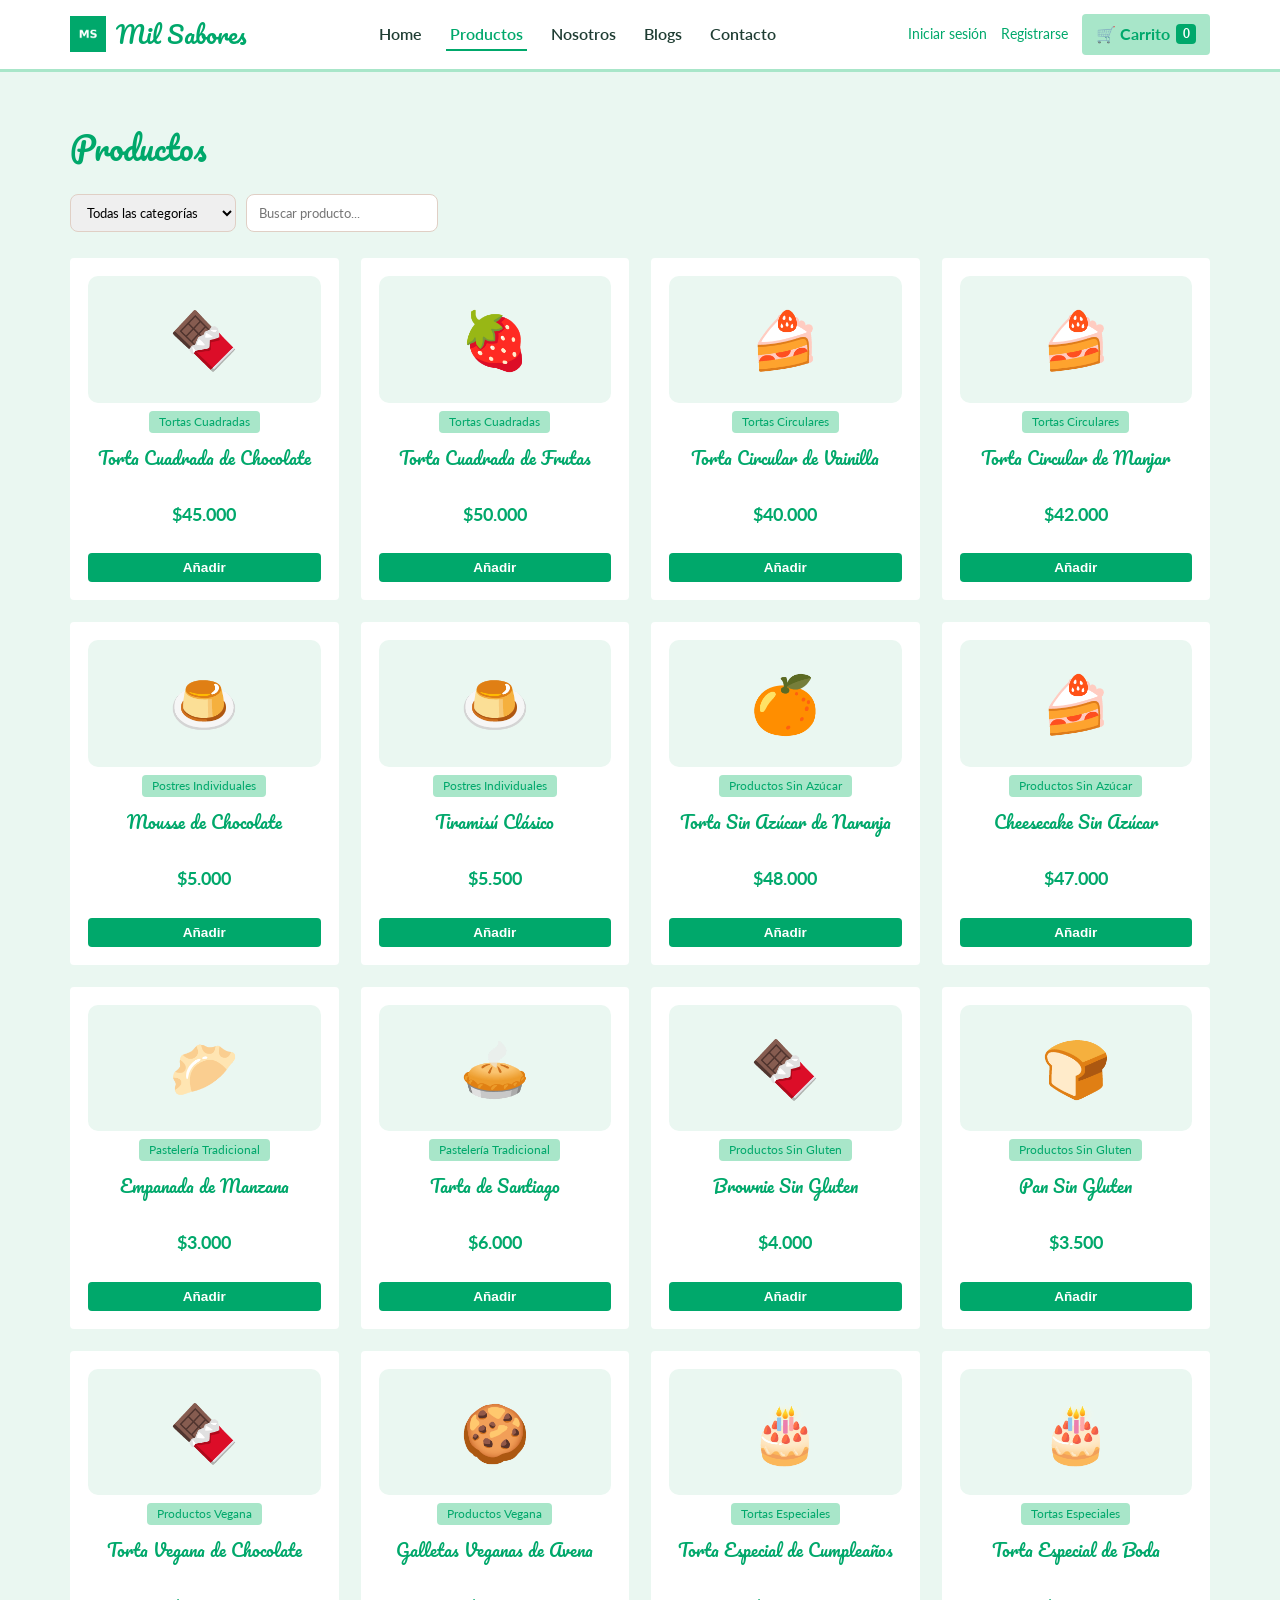
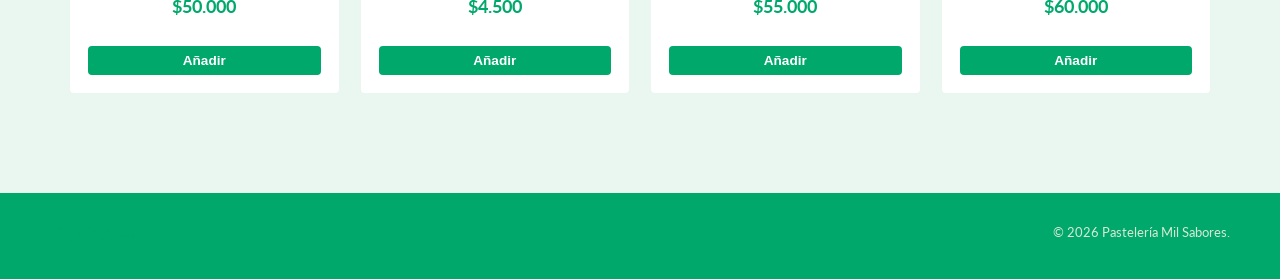
<file: productos.html>
<!DOCTYPE html>
<html lang="es">
<head>
<meta charset="UTF-8">
<meta name="viewport" content="width=device-width, initial-scale=1.0">
<title>Pastelería Mil Sabores | Productos</title>
<link href="https://fonts.googleapis.com/css2?family=Lato:wght@400;700&family=Pacifico&display=swap" rel="stylesheet">
<link rel="stylesheet" href="css/style.css">
</head>
<body>

<header class="site-header">
  <nav class="nav-container">
    <a href="index.html" class="logo"><img src="img/logo.png" alt="Logo Pastelería Mil Sabores" style="width:36px; height:36px;"><span class="logo-texto">Mil Sabores</span></a>
    <ul class="nav-links">
      <li><a href="index.html">Home</a></li>
      <li><a href="productos.html" class="activo">Productos</a></li>
      <li><a href="nosotros.html">Nosotros</a></li>
      <li><a href="blogs.html">Blogs</a></li>
      <li><a href="contacto.html">Contacto</a></li>
    </ul>
    <div class="nav-acciones">
      <a href="login.html" class="enlace-secundario">Iniciar sesión</a>
      <a href="registro.html" class="enlace-secundario">Registrarse</a>
      <a href="carrito.html" class="carrito-link">🛒 Carrito <span class="carrito-contador">0</span></a>
    </div>
  </nav>
</header>

<main>
  <h1>Productos</h1>

  <div class="filtros-productos">
    <select id="filtro-categoria">
      <option value="">Todas las categorías</option>
    </select>
    <input type="text" id="filtro-busqueda" placeholder="Buscar producto...">
  </div>

  <div id="grilla-productos" class="grilla-productos"></div>
</main>

<footer class="site-footer">
  <div class="footer-container">
    <div><strong class="logo-texto">Mil Sabores</strong></div>
    <p class="footer-copy" style="margin:0;">© 2026 Pastelería Mil Sabores.</p>
  </div>
</footer>

<script src="js/productos-data.js"></script>
<script src="js/carrito.js"></script>
<script>
  function poblarFiltroCategorias() {
    const select = document.getElementById("filtro-categoria");
    CATEGORIAS.forEach(c => {
      const opt = document.createElement("option");
      opt.value = c;
      opt.textContent = c;
      select.appendChild(opt);
    });
  }

  function renderizarProductos() {
    const categoria = document.getElementById("filtro-categoria").value;
    const busqueda = document.getElementById("filtro-busqueda").value.trim().toLowerCase();

    const productos = obtenerProductos().filter(p => {
      const coincideCategoria = !categoria || p.categoria === categoria;
      const coincideBusqueda = !busqueda || p.nombre.toLowerCase().includes(busqueda);
      return coincideCategoria && coincideBusqueda;
    });

    const contenedor = document.getElementById("grilla-productos");
    if (productos.length === 0) {
      contenedor.innerHTML = "<p>No se encontraron productos con esos filtros.</p>";
      return;
    }

    contenedor.innerHTML = productos.map(p => `
      <article class="tarjeta-producto">
        <a href="producto-detalle.html?codigo=${p.codigo}">
          <div class="imagen-producto">${p.imagen}</div>
        </a>
        <span class="categoria-tag">${p.categoria}</span>
        <h3><a href="producto-detalle.html?codigo=${p.codigo}" style="color:inherit;text-decoration:none;">${p.nombre}</a></h3>
        <p class="precio">${formatearCLP(p.precio)}</p>
        <button class="btn btn-primario btn-pequeno" onclick="agregarRapido('${p.codigo}')">Añadir</button>
      </article>
    `).join("");
  }

  function agregarRapido(codigo) {
    const resultado = agregarAlCarrito(codigo, 1);
    alert(resultado.mensaje);
    if (resultado.ok) renderizarProductos();
  }

  document.getElementById("filtro-categoria").addEventListener("change", renderizarProductos);
  document.getElementById("filtro-busqueda").addEventListener("input", renderizarProductos);

  poblarFiltroCategorias();
  renderizarProductos();
</script>
</body>
</html>
</file>
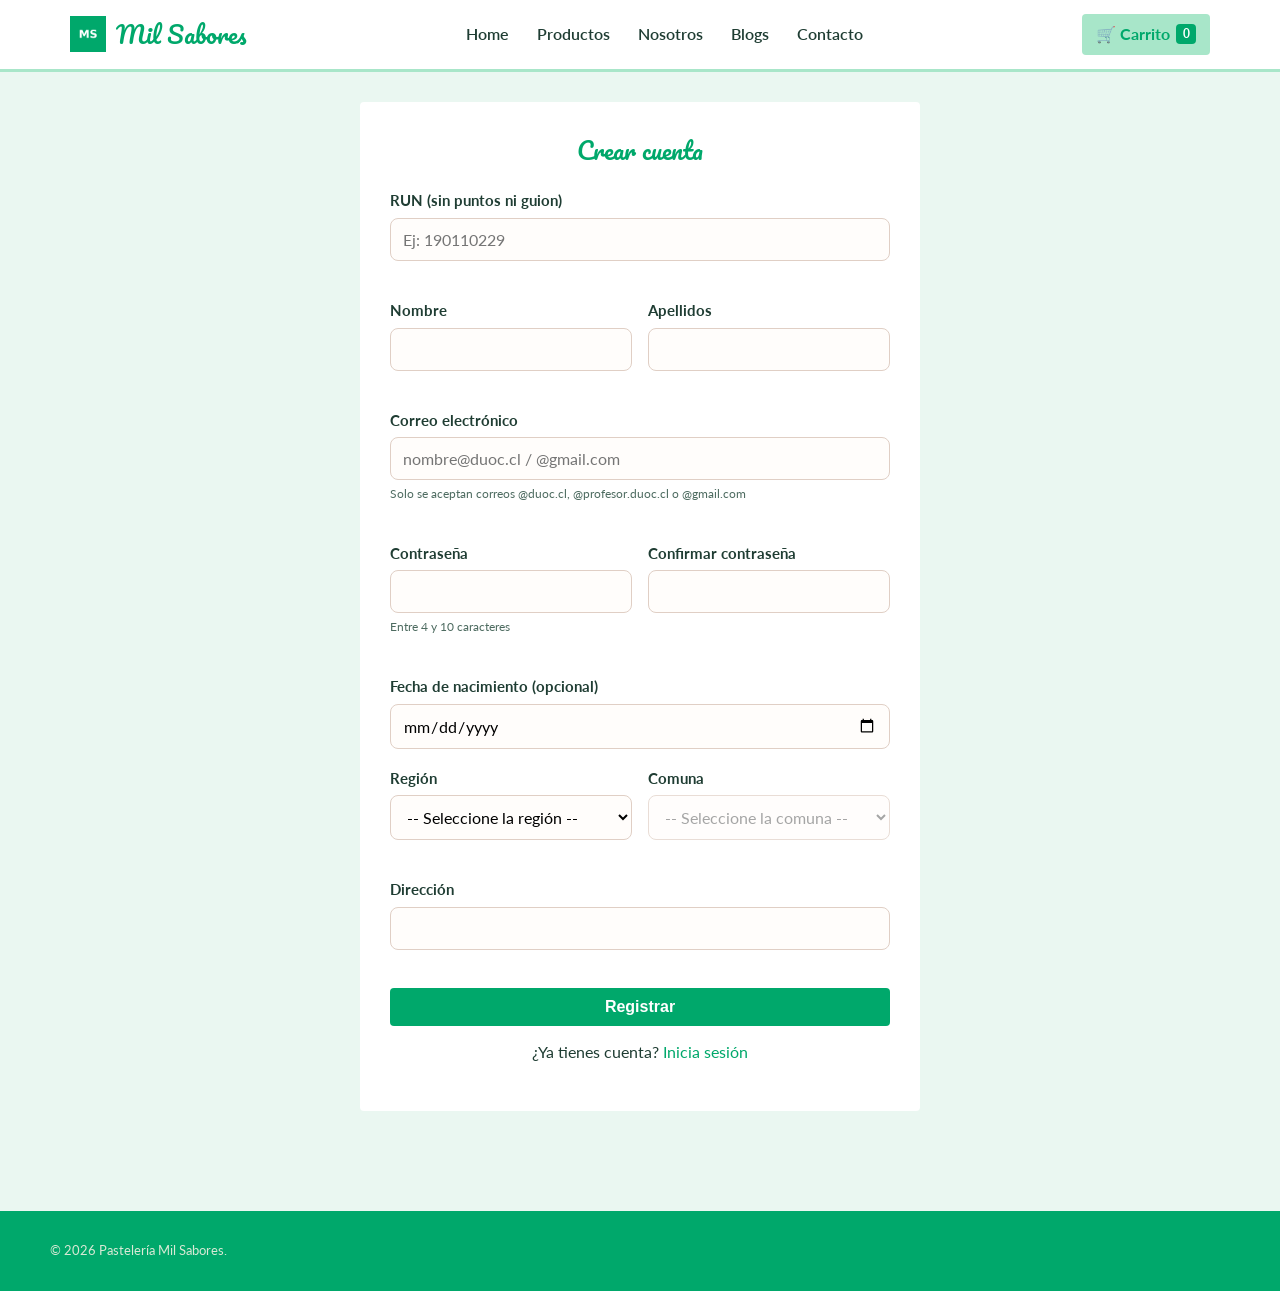
<file: registro.html>
<!DOCTYPE html>
<html lang="es">
<head>
<meta charset="UTF-8">
<meta name="viewport" content="width=device-width, initial-scale=1.0">
<title>Pastelería Mil Sabores | Registro de usuario</title>
<link href="https://fonts.googleapis.com/css2?family=Lato:wght@400;700&family=Pacifico&display=swap" rel="stylesheet">
<link rel="stylesheet" href="css/style.css">
</head>
<body>

<header class="site-header">
  <nav class="nav-container">
    <a href="index.html" class="logo"><img src="img/logo.png" alt="Logo Pastelería Mil Sabores" style="width:36px; height:36px;"><span class="logo-texto">Mil Sabores</span></a>
    <ul class="nav-links">
      <li><a href="index.html">Home</a></li>
      <li><a href="productos.html">Productos</a></li>
      <li><a href="nosotros.html">Nosotros</a></li>
      <li><a href="blogs.html">Blogs</a></li>
      <li><a href="contacto.html">Contacto</a></li>
    </ul>
    <div class="nav-acciones">
      <a href="carrito.html" class="carrito-link">🛒 Carrito <span class="carrito-contador">0</span></a>
    </div>
  </nav>
</header>

<main>
  <div class="tarjeta-formulario">
    <h2>Crear cuenta</h2>
    <div id="mensaje-form" class="mensaje-formulario"></div>

    <form id="form-registro" novalidate>
      <div class="campo">
        <label for="run">RUN (sin puntos ni guion)</label>
        <input type="text" id="run" placeholder="Ej: 190110229" maxlength="9">
        <span class="error-mensaje" id="run-error"></span>
      </div>

      <div class="fila-doble">
        <div class="campo">
          <label for="nombre">Nombre</label>
          <input type="text" id="nombre" maxlength="50">
          <span class="error-mensaje" id="nombre-error"></span>
        </div>
        <div class="campo">
          <label for="apellidos">Apellidos</label>
          <input type="text" id="apellidos" maxlength="100">
          <span class="error-mensaje" id="apellidos-error"></span>
        </div>
      </div>

      <div class="campo">
        <label for="correo">Correo electrónico</label>
        <input type="text" id="correo" maxlength="100" placeholder="nombre@duoc.cl / @gmail.com">
        <span class="ayuda">Solo se aceptan correos @duoc.cl, @profesor.duoc.cl o @gmail.com</span>
        <span class="error-mensaje" id="correo-error"></span>
      </div>

      <div class="fila-doble">
        <div class="campo">
          <label for="clave">Contraseña</label>
          <input type="password" id="clave" maxlength="10">
          <span class="ayuda">Entre 4 y 10 caracteres</span>
          <span class="error-mensaje" id="clave-error"></span>
        </div>
        <div class="campo">
          <label for="clave2">Confirmar contraseña</label>
          <input type="password" id="clave2" maxlength="10">
          <span class="error-mensaje" id="clave2-error"></span>
        </div>
      </div>

      <div class="campo">
        <label for="fechaNacimiento">Fecha de nacimiento (opcional)</label>
        <input type="date" id="fechaNacimiento">
      </div>

      <div class="fila-doble">
        <div class="campo">
          <label for="region">Región</label>
          <select id="region"></select>
          <span class="error-mensaje" id="region-error"></span>
        </div>
        <div class="campo">
          <label for="comuna">Comuna</label>
          <select id="comuna" disabled></select>
          <span class="error-mensaje" id="comuna-error"></span>
        </div>
      </div>

      <div class="campo">
        <label for="direccion">Dirección</label>
        <input type="text" id="direccion" maxlength="300">
        <span class="error-mensaje" id="direccion-error"></span>
      </div>

      <button type="submit" class="btn btn-primario btn-bloque">Registrar</button>
      <p style="text-align:center;margin-top:14px;">¿Ya tienes cuenta? <a href="login.html">Inicia sesión</a></p>
    </form>
  </div>
</main>

<footer class="site-footer">
  <div class="footer-container"><p class="footer-copy" style="margin:0;">© 2026 Pastelería Mil Sabores.</p></div>
</footer>

<script src="js/regiones.js"></script>
<script src="js/carrito.js"></script>
<script src="js/validaciones.js"></script>
<script>
  inicializarRegionesComunas("region", "comuna");

  const form = document.getElementById("form-registro");

  function validarFormularioRegistro() {
    let esValido = true;

    const apellidos = document.getElementById("apellidos").value.trim();
    if (!apellidos) { mostrarError("apellidos", "Los apellidos son obligatorios."); esValido = false; }
    else if (apellidos.length > 100) { mostrarError("apellidos", "Máximo 100 caracteres."); esValido = false; }
    else limpiarError("apellidos");

    const nombre = document.getElementById("nombre").value.trim();
    if (!nombre) { mostrarError("nombre", "El nombre es obligatorio."); esValido = false; }
    else if (nombre.length > 50) { mostrarError("nombre", "Máximo 50 caracteres."); esValido = false; }
    else limpiarError("nombre");

    const run = document.getElementById("run").value.trim();
    if (!run) { mostrarError("run", "El RUN es obligatorio."); esValido = false; }
    else if (!validarRun(run)) { mostrarError("run", "El RUN ingresado no es válido."); esValido = false; }
    else limpiarError("run");

    const direccion = document.getElementById("direccion").value.trim();
    if (!direccion) { mostrarError("direccion", "La dirección es obligatoria."); esValido = false; }
    else if (direccion.length > 300) { mostrarError("direccion", "Máximo 300 caracteres."); esValido = false; }
    else limpiarError("direccion");

    const comuna = document.getElementById("comuna").value;
    if (!comuna) { mostrarError("comuna", "Selecciona una comuna."); esValido = false; }
    else limpiarError("comuna");

    const region = document.getElementById("region").value;
    if (!region) { mostrarError("region", "Selecciona una región."); esValido = false; }
    else limpiarError("region");

    const clave2 = document.getElementById("clave2").value;
    const clave = document.getElementById("clave").value;
    if (!clave) { mostrarError("clave", "La contraseña es obligatoria."); esValido = false; }
    else if (clave.length < 4 || clave.length > 10) { mostrarError("clave", "Debe tener entre 4 y 10 caracteres."); esValido = false; }
    else limpiarError("clave");

    if (clave2 !== clave) { mostrarError("clave2", "Las contraseñas no coinciden."); esValido = false; }
    else limpiarError("clave2");

    const correo = document.getElementById("correo").value.trim();
    if (!correo) { mostrarError("correo", "El correo es obligatorio."); esValido = false; }
    else if (correo.length > 100 || !formatoCorreoValido(correo)) { mostrarError("correo", "Ingresa un correo válido."); esValido = false; }
    else if (!dominioCorreoPermitido(correo)) { mostrarError("correo", "Solo se aceptan correos @duoc.cl, @profesor.duoc.cl o @gmail.com."); esValido = false; }
    else limpiarError("correo");

    return esValido;
  }

  form.addEventListener("submit", (e) => {
    e.preventDefault();
    if (validarFormularioRegistro()) {
      mostrarMensajeFormulario("mensaje-form", "¡Cuenta creada correctamente! Ya puedes iniciar sesión.", "exito");
      form.reset();
      document.getElementById("comuna").disabled = true;
    } else {
      mostrarMensajeFormulario("mensaje-form", "Revisa los campos marcados en rojo.", "error");
    }
  });
</script>
</body>
</html>
</file>
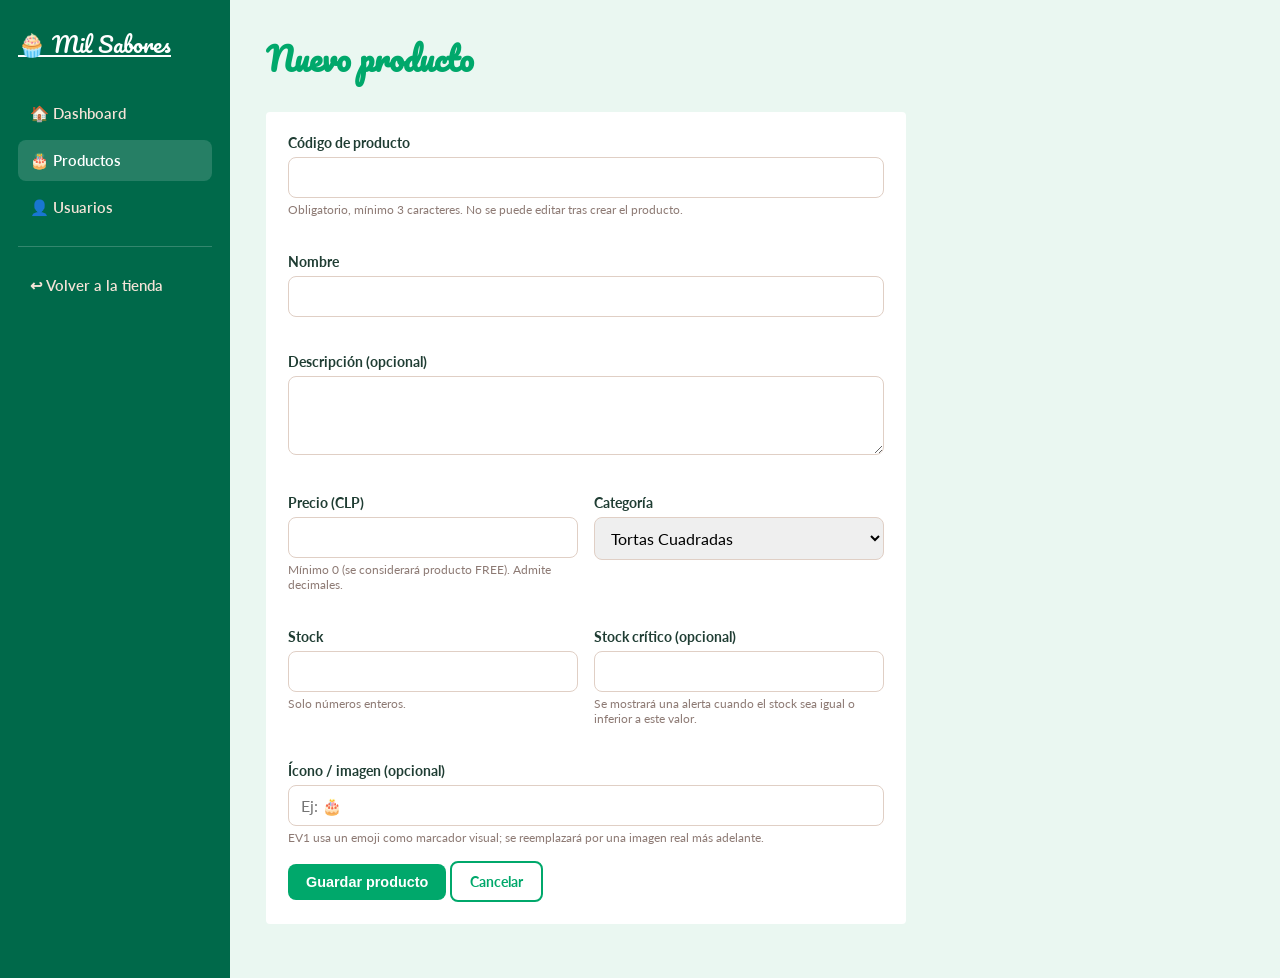
<file: admin/producto-form.html>
<!DOCTYPE html>
<html lang="es">
<head>
<meta charset="UTF-8">
<meta name="viewport" content="width=device-width, initial-scale=1.0">
<title id="titulo-pagina">Administrador | Nuevo producto</title>
<link href="https://fonts.googleapis.com/css2?family=Lato:wght@400;700&family=Pacifico&display=swap" rel="stylesheet">
<link rel="stylesheet" href="css/admin.css">
</head>
<body>

<aside class="admin-sidebar">
  <a href="index.html" class="logo-admin">🧁 Mil Sabores</a>
  <nav>
    <a href="index.html">🏠 Dashboard</a>
    <a href="productos.html" class="activo">🎂 Productos</a>
    <a href="usuarios.html">👤 Usuarios</a>
    <div class="separador"></div>
    <a href="../index.html">↩ Volver a la tienda</a>
  </nav>
</aside>

<main class="admin-main">
  <div class="admin-topbar">
    <h1 id="titulo-form">Nuevo producto</h1>
  </div>

  <div class="admin-card" style="max-width:640px;">
    <div id="mensaje-form" class="mensaje-formulario"></div>

    <form id="form-producto" novalidate>
      <div class="campo">
        <label for="codigo">Código de producto</label>
        <input type="text" id="codigo" minlength="3">
        <span class="ayuda">Obligatorio, mínimo 3 caracteres. No se puede editar tras crear el producto.</span>
        <span class="error-mensaje" id="codigo-error"></span>
      </div>

      <div class="campo">
        <label for="nombre">Nombre</label>
        <input type="text" id="nombre" maxlength="100">
        <span class="error-mensaje" id="nombre-error"></span>
      </div>

      <div class="campo">
        <label for="descripcion">Descripción (opcional)</label>
        <textarea id="descripcion" rows="3" maxlength="500"></textarea>
        <span class="error-mensaje" id="descripcion-error"></span>
      </div>

      <div class="fila-doble">
        <div class="campo">
          <label for="precio">Precio (CLP)</label>
          <input type="number" id="precio" min="0" step="0.01">
          <span class="ayuda">Mínimo 0 (se considerará producto FREE). Admite decimales.</span>
          <span class="error-mensaje" id="precio-error"></span>
        </div>
        <div class="campo">
          <label for="categoria">Categoría</label>
          <select id="categoria"></select>
          <span class="error-mensaje" id="categoria-error"></span>
        </div>
      </div>

      <div class="fila-doble">
        <div class="campo">
          <label for="stock">Stock</label>
          <input type="number" id="stock" min="0" step="1">
          <span class="ayuda">Solo números enteros.</span>
          <span class="error-mensaje" id="stock-error"></span>
        </div>
        <div class="campo">
          <label for="stockCritico">Stock crítico (opcional)</label>
          <input type="number" id="stockCritico" min="0" step="1">
          <span class="ayuda">Se mostrará una alerta cuando el stock sea igual o inferior a este valor.</span>
          <span class="error-mensaje" id="stockCritico-error"></span>
        </div>
      </div>

      <div class="campo">
        <label for="imagen">Ícono / imagen (opcional)</label>
        <input type="text" id="imagen" maxlength="4" placeholder="Ej: 🎂">
        <span class="ayuda">EV1 usa un emoji como marcador visual; se reemplazará por una imagen real más adelante.</span>
      </div>

      <button type="submit" class="btn btn-primario">Guardar producto</button>
      <a href="productos.html" class="btn btn-secundario">Cancelar</a>
    </form>
  </div>
</main>

<script src="../js/productos-data.js"></script>
<script src="../js/validaciones.js"></script>
<script>
  const params = new URLSearchParams(window.location.search);
  const codigoEdicion = params.get("codigo");
  const esEdicion = !!codigoEdicion;

  const selectCategoria = document.getElementById("categoria");
  CATEGORIAS.forEach(c => {
    const opt = document.createElement("option");
    opt.value = c; opt.textContent = c;
    selectCategoria.appendChild(opt);
  });

  if (esEdicion) {
    document.getElementById("titulo-pagina").textContent = "Administrador | Editar producto";
    document.getElementById("titulo-form").textContent = "Editar producto";
    const producto = obtenerProductoPorCodigo(codigoEdicion);
    if (producto) {
      document.getElementById("codigo").value = producto.codigo;
      document.getElementById("codigo").disabled = true;
      document.getElementById("nombre").value = producto.nombre;
      document.getElementById("descripcion").value = producto.descripcion || "";
      document.getElementById("precio").value = producto.precio;
      document.getElementById("categoria").value = producto.categoria;
      document.getElementById("stock").value = producto.stock;
      document.getElementById("stockCritico").value = producto.stockCritico ?? "";
      document.getElementById("imagen").value = producto.imagen || "";
    }
  }

  const form = document.getElementById("form-producto");
  form.addEventListener("submit", (e) => {
    e.preventDefault();
    let esValido = true;

    const codigo = document.getElementById("codigo").value.trim();
    if (!codigo) { mostrarError("codigo", "El código es obligatorio."); esValido = false; }
    else if (codigo.length < 3) { mostrarError("codigo", "Mínimo 3 caracteres."); esValido = false; }
    else if (!esEdicion && obtenerProductoPorCodigo(codigo)) { mostrarError("codigo", "Ya existe un producto con ese código."); esValido = false; }
    else limpiarError("codigo");

    const nombre = document.getElementById("nombre").value.trim();
    if (!nombre) { mostrarError("nombre", "El nombre es obligatorio."); esValido = false; }
    else if (nombre.length > 100) { mostrarError("nombre", "Máximo 100 caracteres."); esValido = false; }
    else limpiarError("nombre");

    const descripcion = document.getElementById("descripcion").value.trim();
    if (descripcion.length > 500) { mostrarError("descripcion", "Máximo 500 caracteres."); esValido = false; }
    else limpiarError("descripcion");

    const precio = parseFloat(document.getElementById("precio").value);
    if (document.getElementById("precio").value === "" || isNaN(precio)) { mostrarError("precio", "El precio es obligatorio."); esValido = false; }
    else if (precio < 0) { mostrarError("precio", "El precio no puede ser negativo."); esValido = false; }
    else limpiarError("precio");

    const categoria = document.getElementById("categoria").value;
    if (!categoria) { mostrarError("categoria", "Selecciona una categoría."); esValido = false; }
    else limpiarError("categoria");

    const stockStr = document.getElementById("stock").value;
    const stock = parseInt(stockStr, 10);
    if (stockStr === "" || isNaN(stock)) { mostrarError("stock", "El stock es obligatorio."); esValido = false; }
    else if (stock < 0 || !Number.isInteger(Number(stockStr))) { mostrarError("stock", "Debe ser un número entero mayor o igual a 0."); esValido = false; }
    else limpiarError("stock");

    const stockCriticoStr = document.getElementById("stockCritico").value;
    let stockCritico = null;
    if (stockCriticoStr !== "") {
      stockCritico = parseInt(stockCriticoStr, 10);
      if (stockCritico < 0 || !Number.isInteger(Number(stockCriticoStr))) { mostrarError("stockCritico", "Debe ser un número entero mayor o igual a 0."); esValido = false; }
      else limpiarError("stockCritico");
    } else limpiarError("stockCritico");

    if (!esValido) {
      mostrarMensajeFormulario("mensaje-form", "Revisa los campos marcados en rojo.", "error");
      return;
    }

    const productos = obtenerProductos();
    const nuevoProducto = {
      codigo, nombre, descripcion, precio, categoria, stock,
      stockCritico: stockCritico ?? 0,
      imagen: document.getElementById("imagen").value.trim() || "🍰"
    };

    if (esEdicion) {
      const index = productos.findIndex(p => p.codigo === codigoEdicion);
      productos[index] = nuevoProducto;
    } else {
      productos.push(nuevoProducto);
    }
    guardarProductos(productos);
    mostrarMensajeFormulario("mensaje-form", "Producto guardado correctamente.", "exito");
    setTimeout(() => window.location.href = "productos.html", 900);
  });
</script>
</body>
</html>
</file>
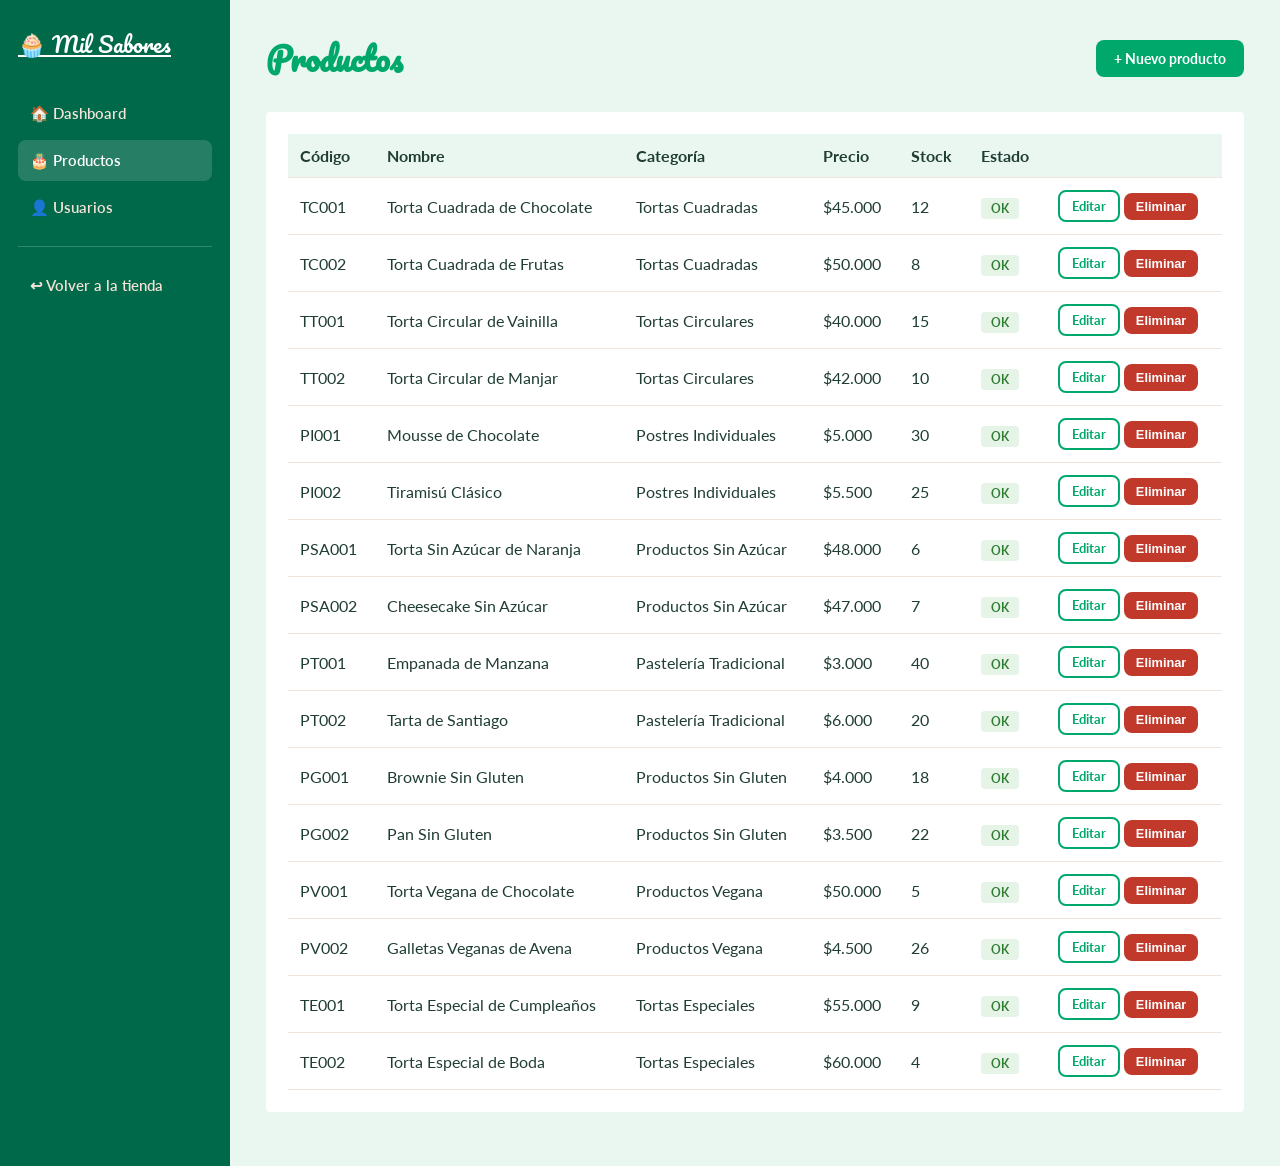
<file: admin/productos.html>
<!DOCTYPE html>
<html lang="es">
<head>
<meta charset="UTF-8">
<meta name="viewport" content="width=device-width, initial-scale=1.0">
<title>Administrador | Productos</title>
<link href="https://fonts.googleapis.com/css2?family=Lato:wght@400;700&family=Pacifico&display=swap" rel="stylesheet">
<link rel="stylesheet" href="css/admin.css">
</head>
<body>

<aside class="admin-sidebar">
  <a href="index.html" class="logo-admin">🧁 Mil Sabores</a>
  <nav>
    <a href="index.html">🏠 Dashboard</a>
    <a href="productos.html" class="activo">🎂 Productos</a>
    <a href="usuarios.html">👤 Usuarios</a>
    <div class="separador"></div>
    <a href="../index.html">↩ Volver a la tienda</a>
  </nav>
</aside>

<main class="admin-main">
  <div class="admin-topbar">
    <h1>Productos</h1>
    <a href="producto-form.html" class="btn btn-primario">+ Nuevo producto</a>
  </div>

  <div class="admin-card">
    <table class="admin-tabla">
      <thead>
        <tr><th>Código</th><th>Nombre</th><th>Categoría</th><th>Precio</th><th>Stock</th><th>Estado</th><th></th></tr>
      </thead>
      <tbody id="tabla-productos"></tbody>
    </table>
  </div>
</main>

<script src="../js/productos-data.js"></script>
<script>
  function renderizarTabla() {
    const productos = obtenerProductos();
    document.getElementById("tabla-productos").innerHTML = productos.map(p => `
      <tr>
        <td>${p.codigo}</td>
        <td>${p.nombre}</td>
        <td>${p.categoria}</td>
        <td>$${p.precio.toLocaleString("es-CL")}</td>
        <td>${p.stock}</td>
        <td>${p.stock <= p.stockCritico ? '<span class="badge-alerta">Stock bajo</span>' : '<span class="badge-ok">OK</span>'}</td>
        <td>
          <a class="btn btn-secundario btn-pequeno" href="producto-form.html?codigo=${p.codigo}">Editar</a>
          <button class="btn btn-peligro btn-pequeno" onclick="eliminarProducto('${p.codigo}')">Eliminar</button>
        </td>
      </tr>
    `).join("");
  }

  function eliminarProducto(codigo) {
    if (!confirm("¿Eliminar este producto?")) return;
    const productos = obtenerProductos().filter(p => p.codigo !== codigo);
    guardarProductos(productos);
    renderizarTabla();
  }

  renderizarTabla();
</script>
</body>
</html>
</file>
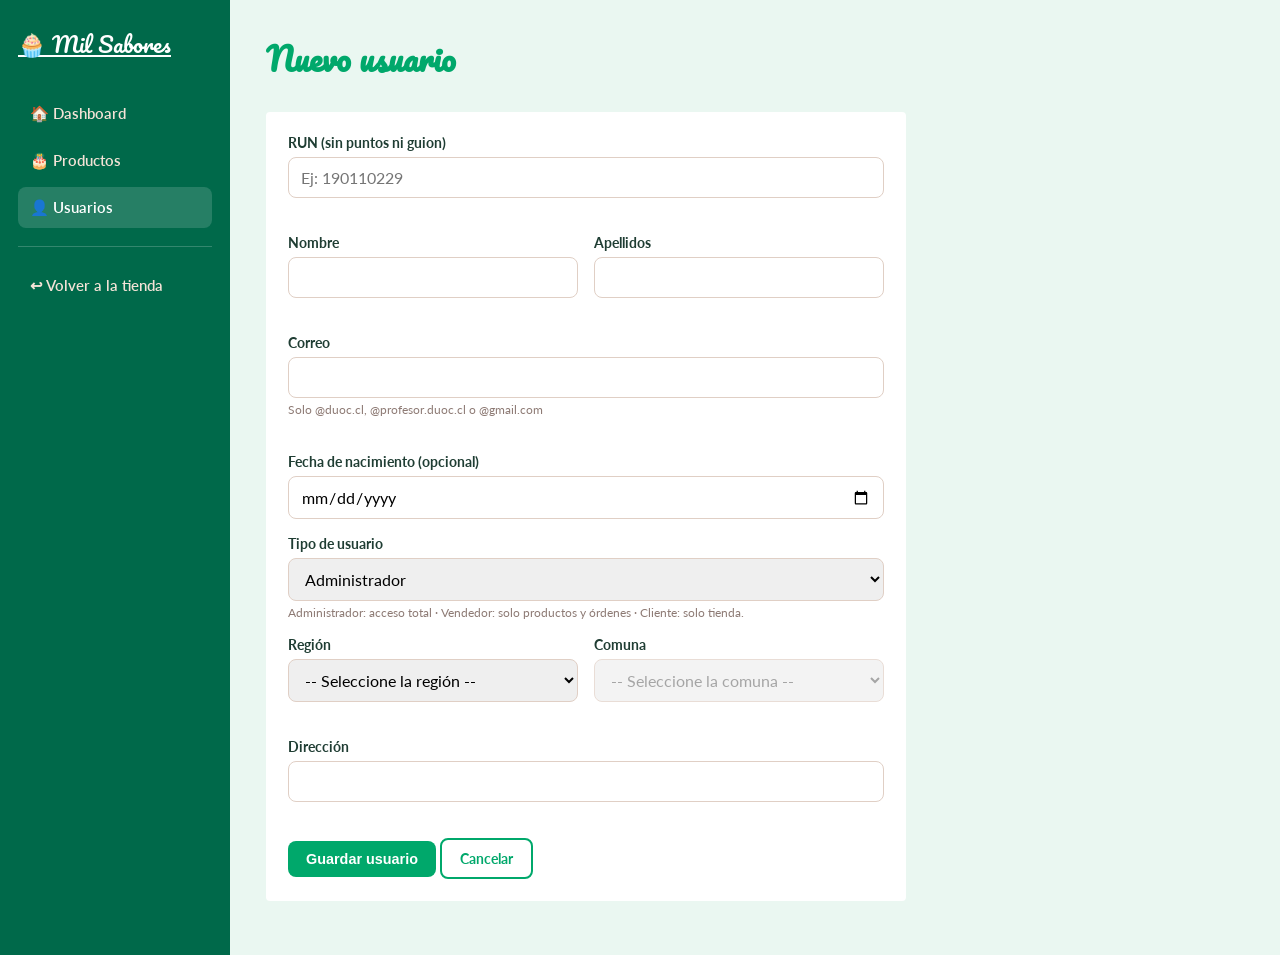
<file: admin/usuario-form.html>
<!DOCTYPE html>
<html lang="es">
<head>
<meta charset="UTF-8">
<meta name="viewport" content="width=device-width, initial-scale=1.0">
<title id="titulo-pagina">Administrador | Nuevo usuario</title>
<link href="https://fonts.googleapis.com/css2?family=Lato:wght@400;700&family=Pacifico&display=swap" rel="stylesheet">
<link rel="stylesheet" href="css/admin.css">
</head>
<body>

<aside class="admin-sidebar">
  <a href="index.html" class="logo-admin">🧁 Mil Sabores</a>
  <nav>
    <a href="index.html">🏠 Dashboard</a>
    <a href="productos.html">🎂 Productos</a>
    <a href="usuarios.html" class="activo">👤 Usuarios</a>
    <div class="separador"></div>
    <a href="../index.html">↩ Volver a la tienda</a>
  </nav>
</aside>

<main class="admin-main">
  <div class="admin-topbar">
    <h1 id="titulo-form">Nuevo usuario</h1>
  </div>

  <div class="admin-card" style="max-width:640px;">
    <div id="mensaje-form" class="mensaje-formulario"></div>

    <form id="form-usuario" novalidate>
      <div class="campo">
        <label for="run">RUN (sin puntos ni guion)</label>
        <input type="text" id="run" maxlength="9" placeholder="Ej: 190110229">
        <span class="error-mensaje" id="run-error"></span>
      </div>

      <div class="fila-doble">
        <div class="campo">
          <label for="nombre">Nombre</label>
          <input type="text" id="nombre" maxlength="50">
          <span class="error-mensaje" id="nombre-error"></span>
        </div>
        <div class="campo">
          <label for="apellidos">Apellidos</label>
          <input type="text" id="apellidos" maxlength="100">
          <span class="error-mensaje" id="apellidos-error"></span>
        </div>
      </div>

      <div class="campo">
        <label for="correo">Correo</label>
        <input type="text" id="correo" maxlength="100">
        <span class="ayuda">Solo @duoc.cl, @profesor.duoc.cl o @gmail.com</span>
        <span class="error-mensaje" id="correo-error"></span>
      </div>

      <div class="campo">
        <label for="fechaNacimiento">Fecha de nacimiento (opcional)</label>
        <input type="date" id="fechaNacimiento">
      </div>

      <div class="campo">
        <label for="tipo">Tipo de usuario</label>
        <select id="tipo">
          <option value="Administrador">Administrador</option>
          <option value="Vendedor">Vendedor</option>
          <option value="Cliente">Cliente</option>
        </select>
        <span class="ayuda">Administrador: acceso total · Vendedor: solo productos y órdenes · Cliente: solo tienda.</span>
      </div>

      <div class="fila-doble">
        <div class="campo">
          <label for="region">Región</label>
          <select id="region"></select>
          <span class="error-mensaje" id="region-error"></span>
        </div>
        <div class="campo">
          <label for="comuna">Comuna</label>
          <select id="comuna" disabled></select>
          <span class="error-mensaje" id="comuna-error"></span>
        </div>
      </div>

      <div class="campo">
        <label for="direccion">Dirección</label>
        <input type="text" id="direccion" maxlength="300">
        <span class="error-mensaje" id="direccion-error"></span>
      </div>

      <button type="submit" class="btn btn-primario">Guardar usuario</button>
      <a href="usuarios.html" class="btn btn-secundario">Cancelar</a>
    </form>
  </div>
</main>

<script src="../js/usuarios-data.js"></script>
<script src="../js/regiones.js"></script>
<script src="../js/validaciones.js"></script>
<script>
  inicializarRegionesComunas("region", "comuna");

  const params = new URLSearchParams(window.location.search);
  const runEdicion = params.get("run");
  const esEdicion = !!runEdicion;

  if (esEdicion) {
    document.getElementById("titulo-pagina").textContent = "Administrador | Editar usuario";
    document.getElementById("titulo-form").textContent = "Editar usuario";
    const usuario = obtenerUsuarioPorRun(runEdicion);
    if (usuario) {
      document.getElementById("run").value = usuario.run;
      document.getElementById("run").disabled = true;
      document.getElementById("nombre").value = usuario.nombre;
      document.getElementById("apellidos").value = usuario.apellidos;
      document.getElementById("correo").value = usuario.correo;
      document.getElementById("fechaNacimiento").value = usuario.fechaNacimiento || "";
      document.getElementById("tipo").value = usuario.tipo;
      document.getElementById("region").value = usuario.region;
      document.getElementById("region").dispatchEvent(new Event("change"));
      setTimeout(() => { document.getElementById("comuna").value = usuario.comuna; }, 0);
      document.getElementById("direccion").value = usuario.direccion;
    }
  }

  const form = document.getElementById("form-usuario");
  form.addEventListener("submit", (e) => {
    e.preventDefault();
    let esValido = true;

    const run = document.getElementById("run").value.trim();
    if (!run) { mostrarError("run", "El RUN es obligatorio."); esValido = false; }
    else if (!validarRun(run)) { mostrarError("run", "El RUN ingresado no es válido."); esValido = false; }
    else if (!esEdicion && obtenerUsuarioPorRun(run)) { mostrarError("run", "Ya existe un usuario con ese RUN."); esValido = false; }
    else limpiarError("run");

    const nombre = document.getElementById("nombre").value.trim();
    if (!nombre) { mostrarError("nombre", "El nombre es obligatorio."); esValido = false; }
    else if (nombre.length > 50) { mostrarError("nombre", "Máximo 50 caracteres."); esValido = false; }
    else limpiarError("nombre");

    const apellidos = document.getElementById("apellidos").value.trim();
    if (!apellidos) { mostrarError("apellidos", "Los apellidos son obligatorios."); esValido = false; }
    else if (apellidos.length > 100) { mostrarError("apellidos", "Máximo 100 caracteres."); esValido = false; }
    else limpiarError("apellidos");

    const correo = document.getElementById("correo").value.trim();
    if (!correo) { mostrarError("correo", "El correo es obligatorio."); esValido = false; }
    else if (correo.length > 100 || !formatoCorreoValido(correo)) { mostrarError("correo", "Ingresa un correo válido."); esValido = false; }
    else if (!dominioCorreoPermitido(correo)) { mostrarError("correo", "Solo se aceptan correos @duoc.cl, @profesor.duoc.cl o @gmail.com."); esValido = false; }
    else limpiarError("correo");

    const region = document.getElementById("region").value;
    if (!region) { mostrarError("region", "Selecciona una región."); esValido = false; }
    else limpiarError("region");

    const comuna = document.getElementById("comuna").value;
    if (!comuna) { mostrarError("comuna", "Selecciona una comuna."); esValido = false; }
    else limpiarError("comuna");

    const direccion = document.getElementById("direccion").value.trim();
    if (!direccion) { mostrarError("direccion", "La dirección es obligatoria."); esValido = false; }
    else if (direccion.length > 300) { mostrarError("direccion", "Máximo 300 caracteres."); esValido = false; }
    else limpiarError("direccion");

    if (!esValido) {
      mostrarMensajeFormulario("mensaje-form", "Revisa los campos marcados en rojo.", "error");
      return;
    }

    const usuarios = obtenerUsuarios();
    const nuevoUsuario = {
      run, nombre, apellidos, correo,
      fechaNacimiento: document.getElementById("fechaNacimiento").value,
      tipo: document.getElementById("tipo").value,
      region, comuna, direccion
    };

    if (esEdicion) {
      const index = usuarios.findIndex(u => u.run === runEdicion);
      usuarios[index] = nuevoUsuario;
    } else {
      usuarios.push(nuevoUsuario);
    }
    guardarUsuarios(usuarios);
    mostrarMensajeFormulario("mensaje-form", "Usuario guardado correctamente.", "exito");
    setTimeout(() => window.location.href = "usuarios.html", 900);
  });
</script>
</body>
</html>
</file>
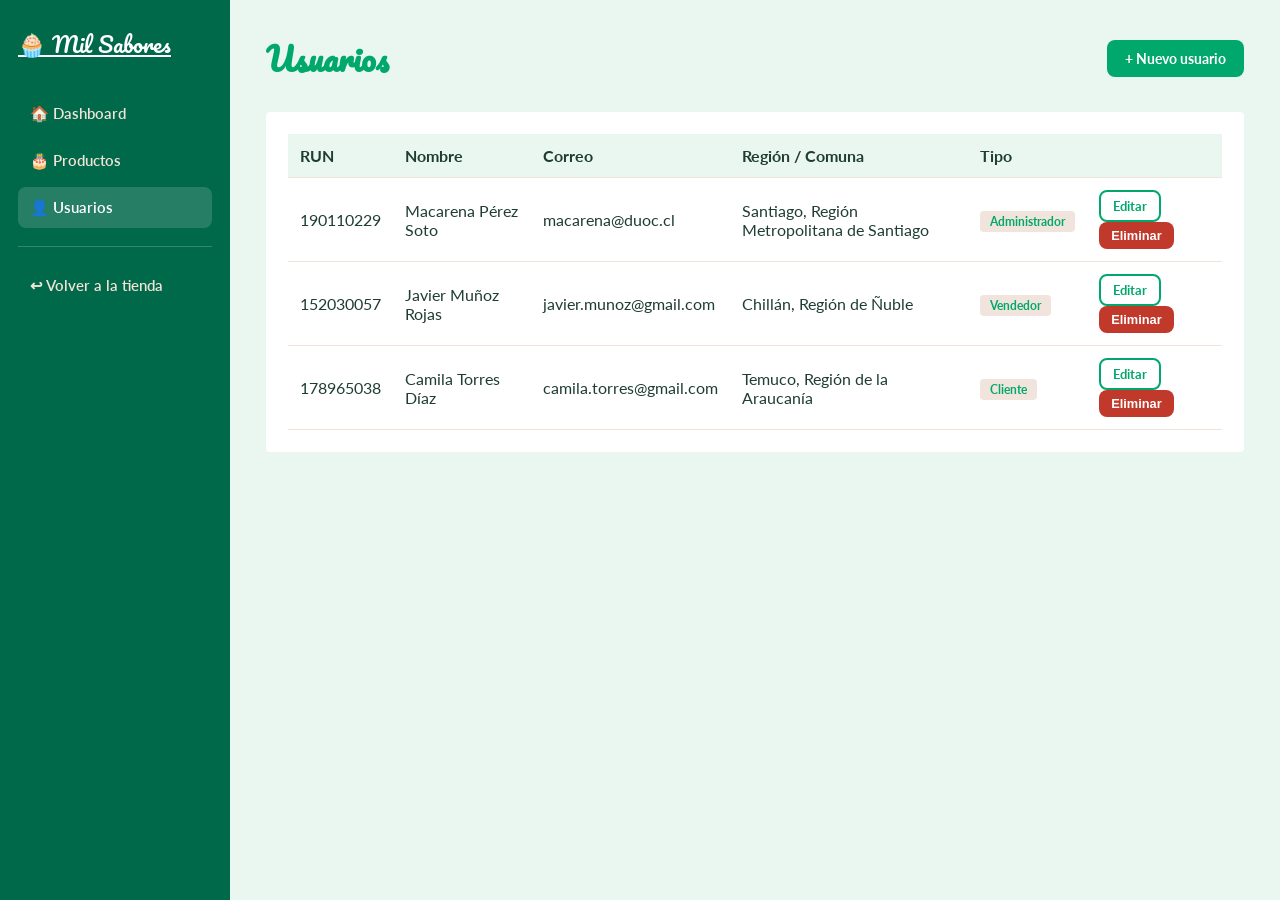
<file: admin/usuarios.html>
<!DOCTYPE html>
<html lang="es">
<head>
<meta charset="UTF-8">
<meta name="viewport" content="width=device-width, initial-scale=1.0">
<title>Administrador | Usuarios</title>
<link href="https://fonts.googleapis.com/css2?family=Lato:wght@400;700&family=Pacifico&display=swap" rel="stylesheet">
<link rel="stylesheet" href="css/admin.css">
</head>
<body>

<aside class="admin-sidebar">
  <a href="index.html" class="logo-admin">🧁 Mil Sabores</a>
  <nav>
    <a href="index.html">🏠 Dashboard</a>
    <a href="productos.html">🎂 Productos</a>
    <a href="usuarios.html" class="activo">👤 Usuarios</a>
    <div class="separador"></div>
    <a href="../index.html">↩ Volver a la tienda</a>
  </nav>
</aside>

<main class="admin-main">
  <div class="admin-topbar">
    <h1>Usuarios</h1>
    <a href="usuario-form.html" class="btn btn-primario">+ Nuevo usuario</a>
  </div>

  <div class="admin-card">
    <table class="admin-tabla">
      <thead>
        <tr><th>RUN</th><th>Nombre</th><th>Correo</th><th>Región / Comuna</th><th>Tipo</th><th></th></tr>
      </thead>
      <tbody id="tabla-usuarios"></tbody>
    </table>
  </div>
</main>

<script src="../js/usuarios-data.js"></script>
<script>
  function renderizarTabla() {
    const usuarios = obtenerUsuarios();
    document.getElementById("tabla-usuarios").innerHTML = usuarios.map(u => `
      <tr>
        <td>${u.run}</td>
        <td>${u.nombre} ${u.apellidos}</td>
        <td>${u.correo}</td>
        <td>${u.comuna}, ${u.region}</td>
        <td><span class="badge-rol">${u.tipo}</span></td>
        <td>
          <a class="btn btn-secundario btn-pequeno" href="usuario-form.html?run=${u.run}">Editar</a>
          <button class="btn btn-peligro btn-pequeno" onclick="eliminarUsuario('${u.run}')">Eliminar</button>
        </td>
      </tr>
    `).join("");
  }

  function eliminarUsuario(run) {
    if (!confirm("¿Eliminar este usuario?")) return;
    const usuarios = obtenerUsuarios().filter(u => u.run !== run);
    guardarUsuarios(usuarios);
    renderizarTabla();
  }

  renderizarTabla();
</script>
</body>
</html>
</file>
<file: css/style.css>
/* ==========================================================================
   Pastelería Mil Sabores - Hoja de estilos externa principal
   Paleta e identidad definidas en el enunciado del caso (Forma C).
   ========================================================================== */

:root {
  --color-fondo: #EAF7F1;      /* Verde jade muy claro */
  --color-acento-1: #A8E6C9;   /* Verde jade suave */
  --color-acento-2: #00A86B;   /* Verde jade */
  --color-texto: #1F3D33;      /* Verde oscuro para texto */
  --color-texto-secundario: #4d6b60;
  --color-blanco: #FFFFFF;
  --color-error: #C0392B;
  --color-exito: #2E7D32;
  --radio-borde: 4px;
  --sombra: none;
}

* { box-sizing: border-box; }

body {
  margin: 0;
  font-family: 'Lato', Arial, sans-serif;
  background-color: var(--color-fondo);
  color: var(--color-texto);
  line-height: 1.55;
}

h1, h2, h3, .logo-texto {
  font-family: 'Pacifico', cursive;
  color: var(--color-acento-2);
  font-weight: normal;
}

a { color: var(--color-acento-2); text-decoration: none; }
a:hover { text-decoration: underline; }

img { max-width: 100%; display: block; }

/* ---------- Header / navegación ---------- */
.site-header {
  background-color: var(--color-blanco);
  border-bottom: 3px solid var(--color-acento-1);
  position: sticky;
  top: 0;
  z-index: 50;
}

.nav-container {
  max-width: 1180px;
  margin: 0 auto;
  display: flex;
  align-items: center;
  justify-content: space-between;
  padding: 14px 20px;
  flex-wrap: wrap;
  gap: 12px;
}

.logo {
  display: flex;
  align-items: center;
  gap: 10px;
  font-size: 1.5rem;
}

.logo-icono { font-size: 1.8rem; }

.nav-links {
  display: flex;
  gap: 20px;
  list-style: none;
  margin: 0;
  padding: 0;
  flex-wrap: wrap;
}

.nav-links a {
  color: var(--color-texto);
  font-weight: 600;
  padding: 6px 4px;
  border-bottom: 2px solid transparent;
}

.nav-links a:hover,
.nav-links a.activo {
  color: var(--color-acento-2);
  border-bottom: 2px solid var(--color-acento-2);
  text-decoration: none;
}

.nav-acciones {
  display: flex;
  align-items: center;
  gap: 14px;
}

.carrito-link {
  display: flex;
  align-items: center;
  gap: 6px;
  background: var(--color-acento-1);
  color: var(--color-acento-2);
  padding: 8px 14px;
  border-radius: 4px;
  font-weight: 700;
}

.carrito-contador {
  background: var(--color-acento-2);
  color: #fff;
  border-radius: 4px;
  min-width: 20px;
  height: 20px;
  display: inline-flex;
  align-items: center;
  justify-content: center;
  font-size: 0.75rem;
  padding: 0 5px;
}

.enlace-secundario { font-size: 0.9rem; }

/* ---------- Layout general ---------- */
main { max-width: 1180px; margin: 0 auto; padding: 30px 20px 60px; }

.breadcrumb { font-size: 0.85rem; color: var(--color-texto-secundario); margin-bottom: 18px; }

section { margin-bottom: 48px; }

/* ---------- Hero (home) ---------- */
.hero {
  background: var(--color-acento-1);
  border-radius: var(--radio-borde);
  padding: 30px;
  display: flex;
  align-items: center;
  gap: 30px;
  flex-wrap: wrap;
}

.hero-texto { flex: 1 1 320px; }
.hero-texto h1 { font-size: 2.6rem; margin-bottom: 10px; }
.hero-imagen {
  flex: 1 1 260px;
  font-size: 7rem;
  text-align: center;
}

.btn {
  display: inline-block;
  border: none;
  border-radius: 4px;
  padding: 10px 20px;
  font-weight: 700;
  cursor: pointer;
  font-size: 1rem;
}

.btn-primario { background: var(--color-acento-2); color: #fff; }
.btn-primario:hover { background: #00875a; }
.btn-secundario { background: var(--color-blanco); color: var(--color-acento-2); border: 2px solid var(--color-acento-2); }
.btn-peligro { background: var(--color-error); color: #fff; }
.btn-pequeno { padding: 7px 16px; font-size: 0.85rem; }
.btn-bloque { width: 100%; }
.btn:disabled { opacity: 0.5; cursor: not-allowed; }

/* ---------- Grillas de productos ---------- */
.grilla-productos {
  display: grid;
  grid-template-columns: repeat(auto-fill, minmax(220px, 1fr));
  gap: 22px;
}

.tarjeta-producto {
  background: var(--color-blanco);
  border-radius: var(--radio-borde);
  box-shadow: var(--sombra);
  padding: 18px;
  text-align: center;
  display: flex;
  flex-direction: column;
  gap: 8px;
}

.tarjeta-producto .imagen-producto {
  font-size: 3.5rem;
  background: var(--color-fondo);
  border-radius: 10px;
  padding: 20px 0;
}

.tarjeta-producto h3 { font-size: 1.05rem; margin: 4px 0; }
.tarjeta-producto .precio { font-weight: 700; color: var(--color-acento-2); font-size: 1.1rem; }
.tarjeta-producto .categoria-tag {
  font-size: 0.72rem;
  color: var(--color-acento-2);
  background: var(--color-acento-1);
  border-radius: 4px;
  padding: 2px 10px;
  align-self: center;
}

.filtros-productos {
  display: flex;
  gap: 10px;
  flex-wrap: wrap;
  margin-bottom: 26px;
}

.filtros-productos select, .filtros-productos input {
  padding: 9px 12px;
  border-radius: 8px;
  border: 1px solid #e0cfc5;
  font-family: inherit;
}

/* ---------- Detalle producto ---------- */
.detalle-producto {
  display: flex;
  gap: 36px;
  flex-wrap: wrap;
  background: var(--color-blanco);
  border-radius: var(--radio-borde);
  padding: 30px;
  box-shadow: var(--sombra);
}

.detalle-imagen {
  flex: 1 1 280px;
  font-size: 8rem;
  text-align: center;
  background: var(--color-fondo);
  border-radius: var(--radio-borde);
  display: flex;
  align-items: center;
  justify-content: center;
  min-height: 260px;
}

.detalle-info { flex: 1 1 320px; }
.detalle-info .precio { font-size: 1.8rem; color: var(--color-acento-2); font-weight: 700; }

.selector-cantidad {
  display: flex;
  align-items: center;
  gap: 10px;
  margin: 18px 0;
}
.selector-cantidad input {
  width: 60px;
  text-align: center;
  padding: 8px;
  border-radius: 8px;
  border: 1px solid #e0cfc5;
}

/* ---------- Formularios ---------- */
.tarjeta-formulario {
  background: var(--color-blanco);
  border-radius: var(--radio-borde);
  box-shadow: var(--sombra);
  padding: 30px;
  max-width: 560px;
  margin: 0 auto;
}

.tarjeta-formulario h2 { text-align: center; margin-top: 0; }

.campo { margin-bottom: 18px; }
.campo label { display: block; font-weight: 700; margin-bottom: 6px; font-size: 0.92rem; }
.campo .ayuda { font-size: 0.78rem; color: var(--color-texto-secundario); margin-top: 4px; display: block; }

.campo input, .campo select, .campo textarea {
  width: 100%;
  padding: 11px 12px;
  border-radius: 8px;
  border: 1px solid #e0cfc5;
  font-family: inherit;
  font-size: 1rem;
  background: #fffdfb;
}

.campo input:focus, .campo select:focus, .campo textarea:focus {
  outline: none;
  border-color: var(--color-acento-2);
}

.campo-invalido { border-color: var(--color-error) !important; background: #fdf1f0 !important; }

.error-mensaje {
  color: var(--color-error);
  font-size: 0.82rem;
  min-height: 16px;
  display: block;
  margin-top: 4px;
}

.fila-doble { display: flex; gap: 16px; flex-wrap: wrap; }
.fila-doble .campo { flex: 1 1 220px; }

.mensaje-formulario {
  display: none;
  padding: 12px 16px;
  border-radius: 10px;
  margin-bottom: 18px;
  font-weight: 600;
  text-align: center;
}
.mensaje-exito { background: #e5f4e6; color: var(--color-exito); }
.mensaje-error { background: #fbe7e5; color: var(--color-error); }

/* ---------- Carrito ---------- */
.tabla-carrito { width: 100%; border-collapse: collapse; background: var(--color-blanco); border-radius: var(--radio-borde); overflow: hidden; box-shadow: var(--sombra); }
.tabla-carrito th, .tabla-carrito td { padding: 14px; text-align: left; border-bottom: 1px solid #f1e4dc; }
.tabla-carrito th { background: var(--color-fondo); }
.item-producto { display: flex; align-items: center; gap: 12px; }
.item-producto .icono { font-size: 2rem; }

.resumen-carrito {
  background: var(--color-blanco);
  border-radius: var(--radio-borde);
  box-shadow: var(--sombra);
  padding: 24px;
  max-width: 340px;
  margin-left: auto;
  margin-top: 20px;
}
.resumen-carrito .total { font-size: 1.4rem; font-weight: 700; display: flex; justify-content: space-between; margin: 14px 0; }

.carrito-vacio { text-align: center; padding: 60px 20px; color: var(--color-texto-secundario); }
.carrito-vacio .icono-grande { font-size: 4rem; margin-bottom: 14px; }

.control-cantidad { display: inline-flex; align-items: center; gap: 8px; }
.control-cantidad button {
  width: 28px; height: 28px; border-radius: 50%; border: 1px solid var(--color-acento-2);
  background: #fff; color: var(--color-acento-2); font-weight: 700; cursor: pointer;
}

/* ---------- Blogs ---------- */
.tarjeta-blog {
  display: flex;
  gap: 24px;
  background: var(--color-blanco);
  border-radius: var(--radio-borde);
  box-shadow: var(--sombra);
  padding: 24px;
  margin-bottom: 24px;
  flex-wrap: wrap;
}
.tarjeta-blog .imagen-blog { font-size: 4.5rem; flex: 0 0 140px; text-align: center; }
.tarjeta-blog .contenido-blog { flex: 1 1 260px; }

/* ---------- Nosotros / listas con iconos ---------- */
.grid-equipo {
  display: grid;
  grid-template-columns: repeat(auto-fit, minmax(180px, 1fr));
  gap: 20px;
  margin-top: 20px;
}
.tarjeta-simple {
  background: var(--color-blanco);
  border-radius: var(--radio-borde);
  box-shadow: var(--sombra);
  padding: 20px;
  text-align: center;
}

/* ---------- Footer ---------- */
.site-footer {
  background: var(--color-acento-2);
  color: #fff5e9;
  padding: 30px 20px;
  margin-top: 40px;
}
.footer-container {
  max-width: 1180px;
  margin: 0 auto;
  display: flex;
  justify-content: space-between;
  gap: 20px;
  flex-wrap: wrap;
}
.footer-container a { color: #ffe6df; }
.site-footer .categorias-footer { display: flex; gap: 14px; flex-wrap: wrap; }
.footer-copy { text-align: center; font-size: 0.8rem; opacity: 0.85; margin-top: 18px; }

/* ---------- Utilidades responsivas ---------- */
@media (max-width: 640px) {
  .hero { padding: 30px 20px; }
  .hero-texto h1 { font-size: 2rem; }
  .nav-links { gap: 12px; font-size: 0.9rem; }
}
</file>
<file: admin/css/admin.css>
/* ==========================================================================
   Panel administrativo - Pastelería Mil Sabores
   Diseño libre según el enunciado, pero con menú lateral siempre visible.
   ========================================================================== */

:root {
  --admin-fondo: #EAF7F1;
  --admin-sidebar: #00694A;
  --admin-acento: #00A86B;
  --admin-rosa: #A8E6C9;
  --admin-texto: #1F3D33;
  --admin-blanco: #FFFFFF;
  --admin-error: #C0392B;
  --admin-exito: #2E7D32;
}

* { box-sizing: border-box; }

body {
  margin: 0;
  font-family: 'Lato', Arial, sans-serif;
  background: var(--admin-fondo);
  color: var(--admin-texto);
  display: flex;
  min-height: 100vh;
}

.admin-sidebar {
  width: 230px;
  background: var(--admin-sidebar);
  color: #fff5e9;
  padding: 24px 18px;
  flex-shrink: 0;
}

.admin-sidebar .logo-admin {
  font-family: 'Pacifico', cursive;
  font-size: 1.4rem;
  margin-bottom: 30px;
  display: block;
  color: #fff;
}

.admin-sidebar nav a {
  display: block;
  color: #f4e3d7;
  text-decoration: none;
  padding: 11px 12px;
  border-radius: 8px;
  margin-bottom: 6px;
  font-weight: 600;
  font-size: 0.95rem;
}

.admin-sidebar nav a:hover,
.admin-sidebar nav a.activo {
  background: rgba(255,255,255,0.15);
  color: #fff;
}

.admin-sidebar .separador { border-top: 1px solid rgba(255,255,255,0.2); margin: 18px 0; }

.admin-main {
  flex: 1;
  padding: 30px 36px;
}

.admin-topbar {
  display: flex;
  justify-content: space-between;
  align-items: center;
  margin-bottom: 26px;
}

.admin-topbar h1 { font-family: 'Pacifico', cursive; color: var(--admin-acento); margin: 0; }

.chip-rol {
  background: var(--admin-rosa);
  color: var(--admin-acento);
  padding: 6px 14px;
  border-radius: 4px;
  font-weight: 700;
  font-size: 0.85rem;
}

.admin-card {
  background: var(--admin-blanco);
  border-radius: 4px;
  box-shadow: none;
  padding: 22px;
  margin-bottom: 24px;
}

.admin-kpis { display: grid; grid-template-columns: repeat(auto-fit, minmax(180px, 1fr)); gap: 18px; margin-bottom: 26px; }
.kpi { background: var(--admin-blanco); border-radius: 4px; padding: 20px; box-shadow: none; }
.kpi .valor { font-size: 2rem; font-weight: 700; color: var(--admin-acento); }
.kpi .etiqueta { color: #8d7a74; font-size: 0.85rem; }

table.admin-tabla { width: 100%; border-collapse: collapse; }
table.admin-tabla th, table.admin-tabla td { text-align: left; padding: 12px; border-bottom: 1px solid #f1e4dc; }
table.admin-tabla th { background: var(--admin-fondo); }
table.admin-tabla tr:hover { background: #fffaf3; }

.badge-alerta { background: #fdecea; color: var(--admin-error); padding: 3px 10px; border-radius: 4px; font-size: 0.78rem; font-weight: 700; }
.badge-ok { background: #e5f4e6; color: var(--admin-exito); padding: 3px 10px; border-radius: 4px; font-size: 0.78rem; font-weight: 700; }
.badge-rol { background: #f1e4dc; color: var(--admin-acento); padding: 3px 10px; border-radius: 4px; font-size: 0.78rem; font-weight: 700; }

.btn {
  display: inline-block;
  border: none;
  border-radius: 8px;
  padding: 10px 18px;
  font-weight: 700;
  cursor: pointer;
  font-size: 0.9rem;
  text-decoration: none;
}
.btn-primario { background: var(--admin-acento); color: #fff; }
.btn-secundario { background: #fff; color: var(--admin-acento); border: 2px solid var(--admin-acento); }
.btn-peligro { background: var(--admin-error); color: #fff; }
.btn-pequeno { padding: 6px 12px; font-size: 0.8rem; }

.campo { margin-bottom: 16px; }
.campo label { display: block; font-weight: 700; margin-bottom: 6px; font-size: 0.9rem; }
.campo input, .campo select, .campo textarea {
  width: 100%; padding: 10px 12px; border-radius: 8px; border: 1px solid #e0cfc5; font-family: inherit; font-size: 1rem;
}
.campo .ayuda { font-size: 0.78rem; color: #8d7a74; margin-top: 4px; display: block; }
.campo-invalido { border-color: var(--admin-error) !important; background: #fdf1f0 !important; }
.error-mensaje { color: var(--admin-error); font-size: 0.82rem; min-height: 16px; display: block; margin-top: 4px; }

.fila-doble { display: flex; gap: 16px; flex-wrap: wrap; }
.fila-doble .campo { flex: 1 1 220px; }

.mensaje-formulario { display: none; padding: 12px 16px; border-radius: 10px; margin-bottom: 18px; font-weight: 600; text-align: center; }
.mensaje-exito { background: #e5f4e6; color: var(--admin-exito); }
.mensaje-error { background: #fbe7e5; color: var(--admin-error); }

@media (max-width: 800px) {
  body { flex-direction: column; }
  .admin-sidebar { width: 100%; }
}
</file>
